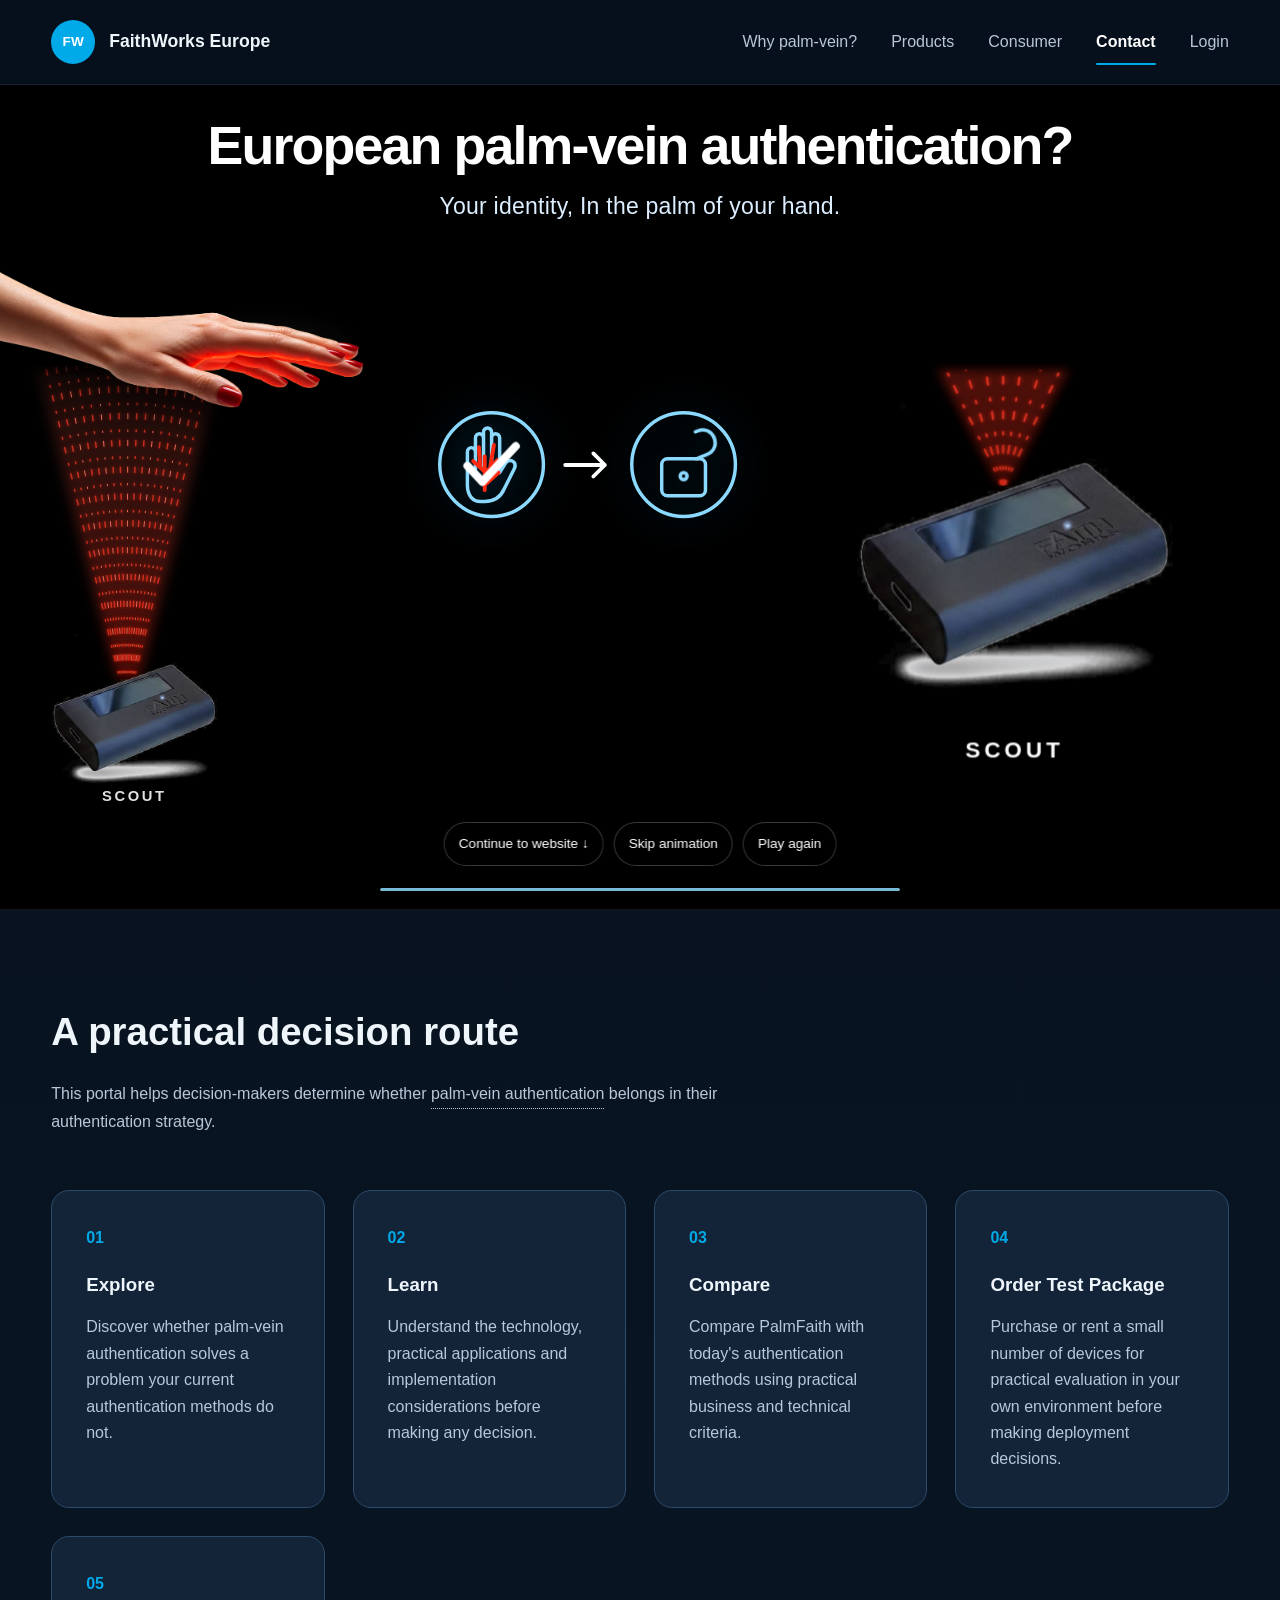
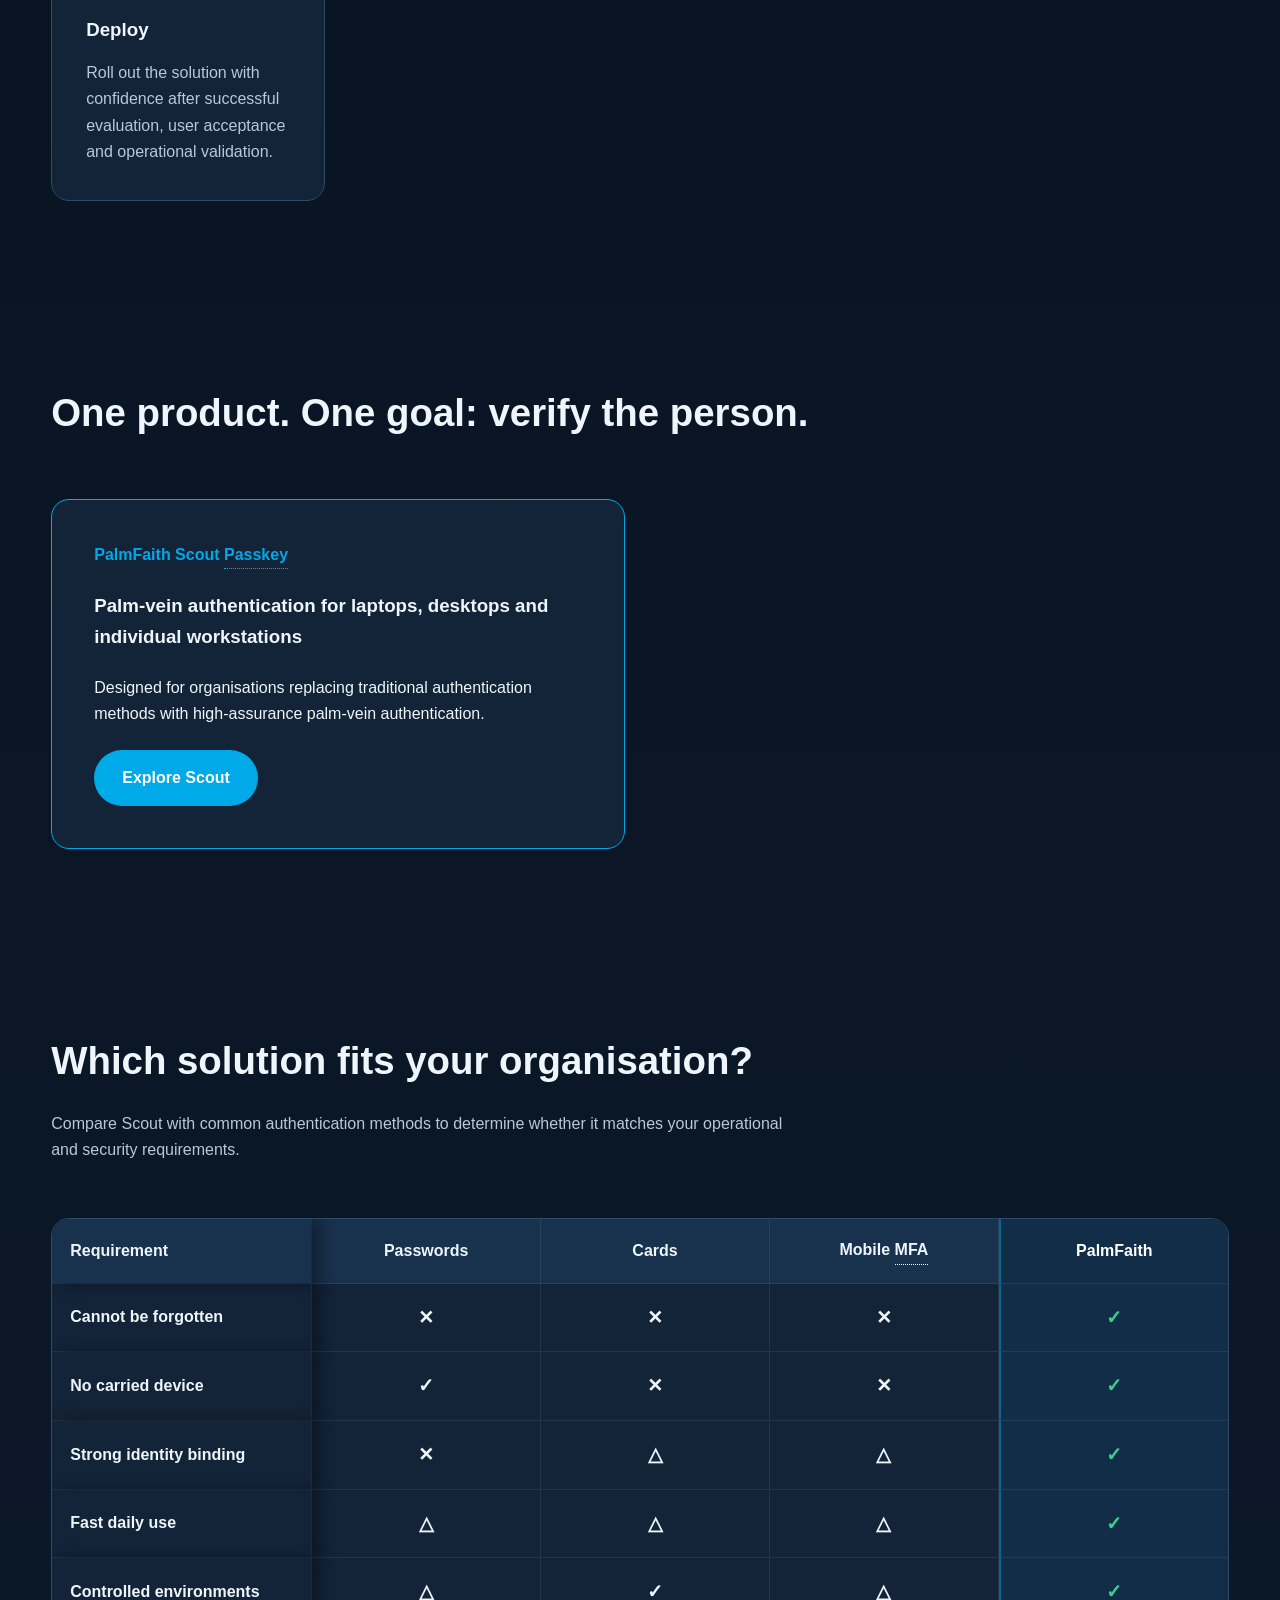
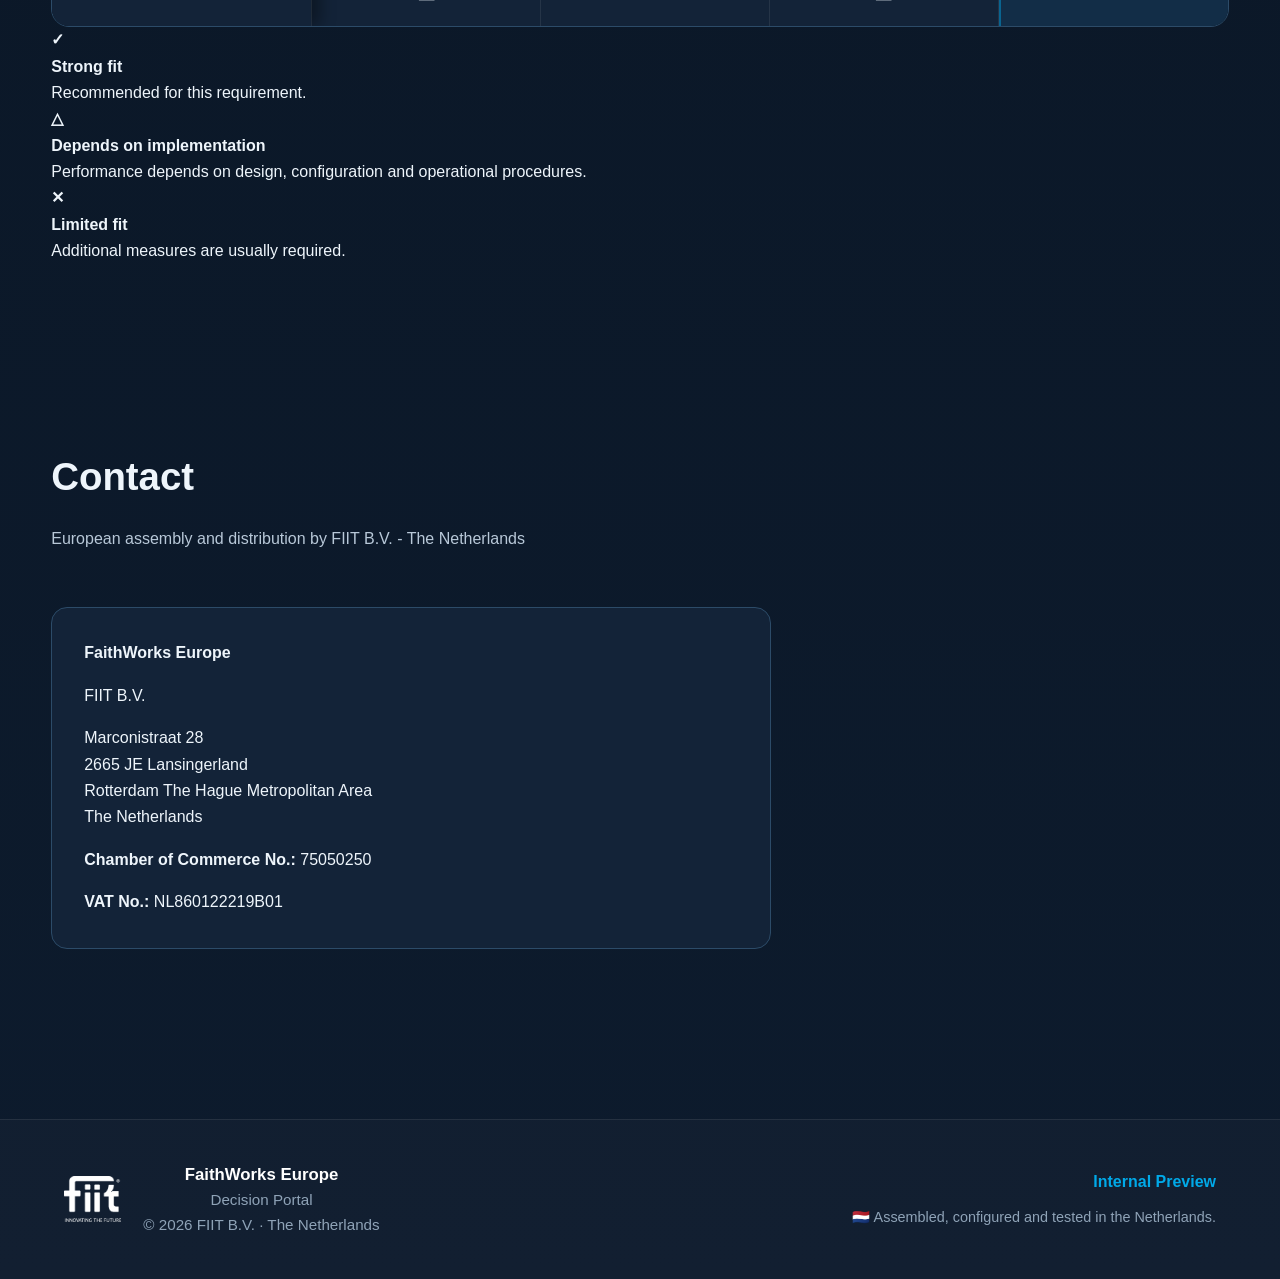
<file: index.html>
<!doctype html>
<html lang="en">

<head>
  <meta charset="utf-8" />
  <meta name="robots" content="noindex,nofollow">
  <meta name="viewport" content="width=device-width, initial-scale=1" />
  <title>PalmFaith Europe | Decision Portal</title>
  <meta name="description"
    content="A European decision portal for evaluating PalmFaith Scout Passkey as a biometric authentication solution." />
  <link rel="stylesheet" href="css/styles.css?v=20260721-tooltips">
</head>

<body>
  <header class="site-header">
    <a class="brand" href="#top" aria-label="FaithWorks Europe home">
      <span class="brand-mark">FW</span>
      <span class="brand-text">FaithWorks Europe</span>
    </a>
    <button class="menu-toggle" aria-label="Open menu" aria-expanded="false" aria-controls="main-navigation">
      ☰
    </button>

    <nav class="main-nav" id="main-navigation" aria-label="Main navigation">
      <a href="#decision">Why palm-vein?</a>
      <a href="#products">Products</a>
      <a href="#" class="coming-soon" aria-label="Consumer — coming soon">
        Consumer
        <span class="coming-soon-label" role="status">Coming soon</span>
      </a>
      <a href="#contact">Contact</a>
      <a href="#" class="coming-soon" aria-label="Login coming soon">
        Login
        <span class="coming-soon-label" role="status">Coming soon</span>
      </a>
    </nav>

  </header>
  <main id="top">
    <section class="cinematic-hero" aria-label="PalmFaith cinematic introduction">
      <div class="cinematic-stage" id="cinematic-stage">
        <div class="cinematic-zone cinematic-zone-hand" aria-hidden="true">
          <div class="scout-platform">
            <img class="cinematic-scanner" src="img/cinematic-scout.png" alt="">
            <span class="scout-label">SCOUT</span>
          </div>

          <div class="scan-beam-wrap">
            <svg class="scan-beam" viewBox="0 0 420 520" preserveAspectRatio="none" aria-hidden="true">
              <defs>
                <linearGradient id="beamGlow" x1="0" y1="1" x2="0" y2="0">
                  <stop offset="0" stop-color="#ff2b19" stop-opacity="0.95"/>
                  <stop offset="0.2" stop-color="#ff3928" stop-opacity="0.78"/>
                  <stop offset="0.72" stop-color="#ff5a47" stop-opacity="0.45"/>
                  <stop offset="1" stop-color="#ff7b66" stop-opacity="0.16"/>
                </linearGradient>
                <filter id="beamBlur" x="-40%" y="-20%" width="180%" height="150%">
                  <feGaussianBlur stdDeviation="8"/>
                </filter>
                <clipPath id="beamClip">
                  <path d="M194 500 L226 500 L350 56 L70 56 Z"/>
                </clipPath>
              </defs>
              <path class="beam-haze" d="M194 500 L226 500 L350 56 L70 56 Z"/>
              <g class="beam-streams" clip-path="url(#beamClip)">
                <line class="beam-stream odd"  x1="200" y1="510" x2="82"  y2="40"/>
                <line class="beam-stream even" x1="201" y1="510" x2="98"  y2="40"/>
                <line class="beam-stream odd"  x1="202" y1="510" x2="114" y2="40"/>
                <line class="beam-stream even" x1="203" y1="510" x2="130" y2="40"/>
                <line class="beam-stream odd"  x1="204" y1="510" x2="146" y2="40"/>
                <line class="beam-stream even" x1="205" y1="510" x2="162" y2="40"/>
                <line class="beam-stream odd"  x1="206" y1="510" x2="178" y2="40"/>
                <line class="beam-stream even" x1="207" y1="510" x2="194" y2="40"/>
                <line class="beam-stream odd"  x1="208" y1="510" x2="210" y2="40"/>
                <line class="beam-stream even" x1="209" y1="510" x2="226" y2="40"/>
                <line class="beam-stream odd"  x1="210" y1="510" x2="242" y2="40"/>
                <line class="beam-stream even" x1="211" y1="510" x2="258" y2="40"/>
                <line class="beam-stream odd"  x1="212" y1="510" x2="274" y2="40"/>
                <line class="beam-stream even" x1="213" y1="510" x2="290" y2="40"/>
                <line class="beam-stream odd"  x1="214" y1="510" x2="306" y2="40"/>
                <line class="beam-stream even" x1="215" y1="510" x2="322" y2="40"/>
                <line class="beam-stream odd"  x1="216" y1="510" x2="338" y2="40"/>
              </g>
            </svg>
          </div>

          <div class="cinematic-hand-wrap">
            <img class="cinematic-hand" src="img/cinematic-woman-hand.png" alt="">
            <span class="palm-reflection"></span>
          </div>
        </div>

        <div class="cinematic-zone cinematic-zone-icons" aria-hidden="true">
          <div class="cinematic-icon icon-two">
            <svg viewBox="0 0 100 100" role="img" aria-label="Palm veins">
              <circle cx="50" cy="50" r="45"/>
              <path class="palm-outline" transform="translate(-8 -2)" d="M37 70V41c0-5 7-5 7 0v15-27c0-5 7-5 7 0v25-30c0-5 7-5 7 0v30-25c0-5 7-5 7 0v30l5-8c3-5 10-2 8 4l-9 18c-3 7-9 11-17 11H48c-6 0-11-5-11-14Z"/>
              <g class="veins" transform="translate(-8 -2)">
                <path d="M52 74V45M52 58L42 49M52 60L63 48M48 52L47 37M57 53L60 35M52 67L43 60M53 69L64 59"/>
              </g>
              <path class="verification-check" d="M29 51l13 14 29-31"/>
            </svg>
          </div>

          <div class="cinematic-flow-arrow" aria-hidden="true">
            <svg viewBox="0 0 80 50">
              <path d="M5 25H67M49 7l18 18-18 18"/>
            </svg>
          </div>

          <div class="cinematic-icon icon-four">
            <svg viewBox="0 0 100 100" role="img" aria-label="Secure">
              <circle cx="50" cy="50" r="45"/>
              <rect x="31" y="45" width="38" height="32" rx="5"/>
              <path class="lock-shackle" d="M39 45V35C39 20 61 20 61 35V45"/>
              <circle cx="50" cy="60" r="3"/>
            </svg>
          </div>
        </div>

        <div class="cinematic-zone cinematic-zone-products" aria-hidden="true">
          <div class="product-reveal product-reveal-scout">
            <svg class="product-scan-bundle product-scan-scout" viewBox="0 0 120 100" preserveAspectRatio="none" aria-hidden="true">
              <defs>
                <clipPath id="scoutProductBeamClip">
                  <path d="M56 100 L64 100 L112 0 L8 0 Z"/>
                </clipPath>
              </defs>
              <path class="product-beam-haze" d="M56 100 L64 100 L112 0 L8 0 Z"/>
              <g clip-path="url(#scoutProductBeamClip)">
                <line class="product-beam-stream odd" x1="60" y1="102" x2="14" y2="-2"/>
                <line class="product-beam-stream even" x1="60" y1="102" x2="30" y2="-2"/>
                <line class="product-beam-stream odd" x1="60" y1="102" x2="46" y2="-2"/>
                <line class="product-beam-stream even" x1="60" y1="102" x2="60" y2="-2"/>
                <line class="product-beam-stream odd" x1="60" y1="102" x2="74" y2="-2"/>
                <line class="product-beam-stream even" x1="60" y1="102" x2="90" y2="-2"/>
                <line class="product-beam-stream odd" x1="60" y1="102" x2="106" y2="-2"/>
              </g>
            </svg>
            <img src="img/cinematic-scout.png" alt="PalmFaith Scout">
            <strong>Scout</strong>
          </div>
        </div>

        <div class="cinematic-copy">
          <h1>European palm-vein authentication?</h1>
          <p>Your identity, In the palm of your hand.</p>
        </div>

        <div class="cinematic-controls">
          <a class="cinematic-enter" href="#decision">Continue to website ↓</a>
          <button class="cinematic-skip" type="button">Skip animation</button>
          <button class="cinematic-replay" type="button">Play again</button>
        </div>

        <div class="cinematic-progress" aria-hidden="true">
          <span class="cinematic-progress-fill"></span>
        </div>
      </div>
    </section>

    <section id="decision" class="section decision-section">
      <div class="section-heading">
        <h2>A practical decision route</h2>
        <p>
          This portal helps decision-makers determine whether <button type="button" class="technical-term" data-term="palm-vein-authentication">palm-vein authentication</button> belongs in their authentication strategy.
        </p>
      </div>

      <div class="decision-grid">
        <article class="decision-card">
          <span class="step">01</span>
          <h3>Explore</h3>
          <p>
            Discover whether palm-vein authentication solves a problem your current authentication methods do not.
          </p>
        </article>

        <article class="decision-card">
          <span class="step">02</span>
          <h3>Learn</h3>
          <p>Understand the technology, practical applications and implementation considerations before making any
            decision.</p>
        </article>

        <article class="decision-card">
          <span class="step">03</span>
          <h3>Compare</h3>
          <p>Compare PalmFaith with today's authentication methods using practical business and technical criteria.</p>
        </article>

        <article class="decision-card">
          <span class="step">04</span>
          <h3>Order Test Package</h3>
          <p>Purchase or rent a small number of devices for practical evaluation in your own environment before making
            deployment decisions.</p>
        </article>

        <article class="decision-card">
          <span class="step">05</span>
          <h3>Deploy</h3>
          <p>Roll out the solution with confidence after successful evaluation, user acceptance and operational
            validation.</p>
        </article>
      </div>
    </section>

    <section id="products" class="section products-section">
      <div class="section-heading">
        <h2>One product. One goal: verify the person.</h2>
      </div>

      <div class="product-grid">
        <article class="product-card featured">
          <p class="product-label">PalmFaith Scout <button type="button" class="technical-term" data-term="passkey">Passkey</button></p>
          <h3>Palm-vein authentication for laptops, desktops and individual workstations</h3>
          <p>
            Designed for organisations replacing traditional authentication methods with high-assurance palm-vein
            authentication.
          </p>
          <a class="button primary" href="products/scout.html">Explore Scout</a>
        </article>

      </div>
    </section>
    <section id="comparison" class="section comparison-section">

      <div class="section-heading">
        <h2>Which solution fits your organisation?</h2>
        <p>
          Compare Scout with common authentication methods to determine whether it matches your operational and
          security requirements.
        </p>
      </div>

      <div class="table-wrap">
        <table class="comparison-table">
          <thead>
            <tr>
              <th>Requirement</th>
              <th>Passwords</th>
              <th>Cards</th>
              <th>Mobile <button type="button" class="technical-term" data-term="mfa">MFA</button></th>
              <th>PalmFaith</th>
            </tr>
          </thead>

          <tbody>

            <tr>
              <td>Cannot be forgotten</td>
              <td><span class="symbol-negative">✕</span></td>
              <td><span class="symbol-negative">✕</span></td>
              <td><span class="symbol-negative">✕</span></td>
              <td><span class="symbol-positive">✓</span></td>
            </tr>

            <tr>
              <td>No carried device</td>
              <td><span class="symbol-positive">✓</span></td>
              <td><span class="symbol-negative">✕</span></td>
              <td><span class="symbol-negative">✕</span></td>
              <td><span class="symbol-positive">✓</span></td>
            </tr>

            <tr>
              <td>Strong identity binding</td>
              <td><span class="symbol-negative">✕</span></td>
              <td><span class="symbol-warning">△</span></td>
              <td><span class="symbol-warning">△</span></td>
              <td><span class="symbol-positive">✓</span></td>
            </tr>

            <tr>
              <td>Fast daily use</td>
              <td><span class="symbol-warning">△</span></td>
              <td><span class="symbol-warning">△</span></td>
              <td><span class="symbol-warning">△</span></td>
              <td><span class="symbol-positive">✓</span></td>
            </tr>

            <tr>
              <td>Controlled environments</td>
              <td><span class="symbol-warning">△</span></td>
              <td><span class="symbol-positive">✓</span></td>
              <td><span class="symbol-warning">△</span></td>
              <td><span class="symbol-positive">✓</span></td>
            </tr>

          </tbody>
        </table>
      </div>

      <div class="comparison-legend" aria-label="Comparison symbol explanation">
        <div class="legend-item">
          <strong class="symbol-positive">✓</strong>
          <div>
            <strong>Strong fit</strong>
            <p>Recommended for this requirement.</p>
          </div>
        </div>

        <div class="legend-item">
          <strong class="symbol-warning">△</strong>
          <div>
            <strong>Depends on implementation</strong>
            <p>Performance depends on design, configuration and operational procedures.</p>
          </div>
        </div>

        <div class="legend-item">
          <strong class="symbol-negative">✕</strong>
          <div>
            <strong>Limited fit</strong>
            <p>Additional measures are usually required.</p>
          </div>
        </div>
      </div>

      <p class="table-scroll-note">
        Swipe horizontally to compare all authentication methods.
      </p>
    </section>

    <section id="contact" class="section contact-section">
      <div class="section-heading">
        <h2>Contact</h2>
        <p>
          European assembly and distribution by FIIT B.V. - The Netherlands
        </p>
      </div>

      <div class="contact-card">
        <p><strong>FaithWorks Europe</strong></p>
        <p>FIIT B.V.</p>

        <p>
          Marconistraat 28<br>
          2665 JE Lansingerland<br>
          Rotterdam The Hague Metropolitan Area<br>
          The Netherlands
        </p>

        <p><strong>Chamber of Commerce No.:</strong> 75050250</p>
        <p><strong>VAT No.:</strong> NL860122219B01</p>
      </div>
    </section>

  </main>

  <footer class="site-footer">

    <div class="footer-content">

      <div class="footer-left">

        <img src="img/fiit-logo-white.png" alt="FIIT B.V." class="footer-logo">

        <div class="footer-text">

          <strong>FaithWorks Europe</strong><br>

          Decision Portal<br>

          © 2026 FIIT B.V. · The Netherlands

        </div>

      </div>

      <div class="footer-right">

        <div class="footer-status">
          Internal Preview
        </div>

        <div class="footer-quality">
          🇳🇱 Assembled, configured and tested in the Netherlands.
        </div>

      </div>

    </div>

  </footer>

  <script src="js/script.js?v=20260721-tooltips-once"></script>
</body>

</html>
</file>
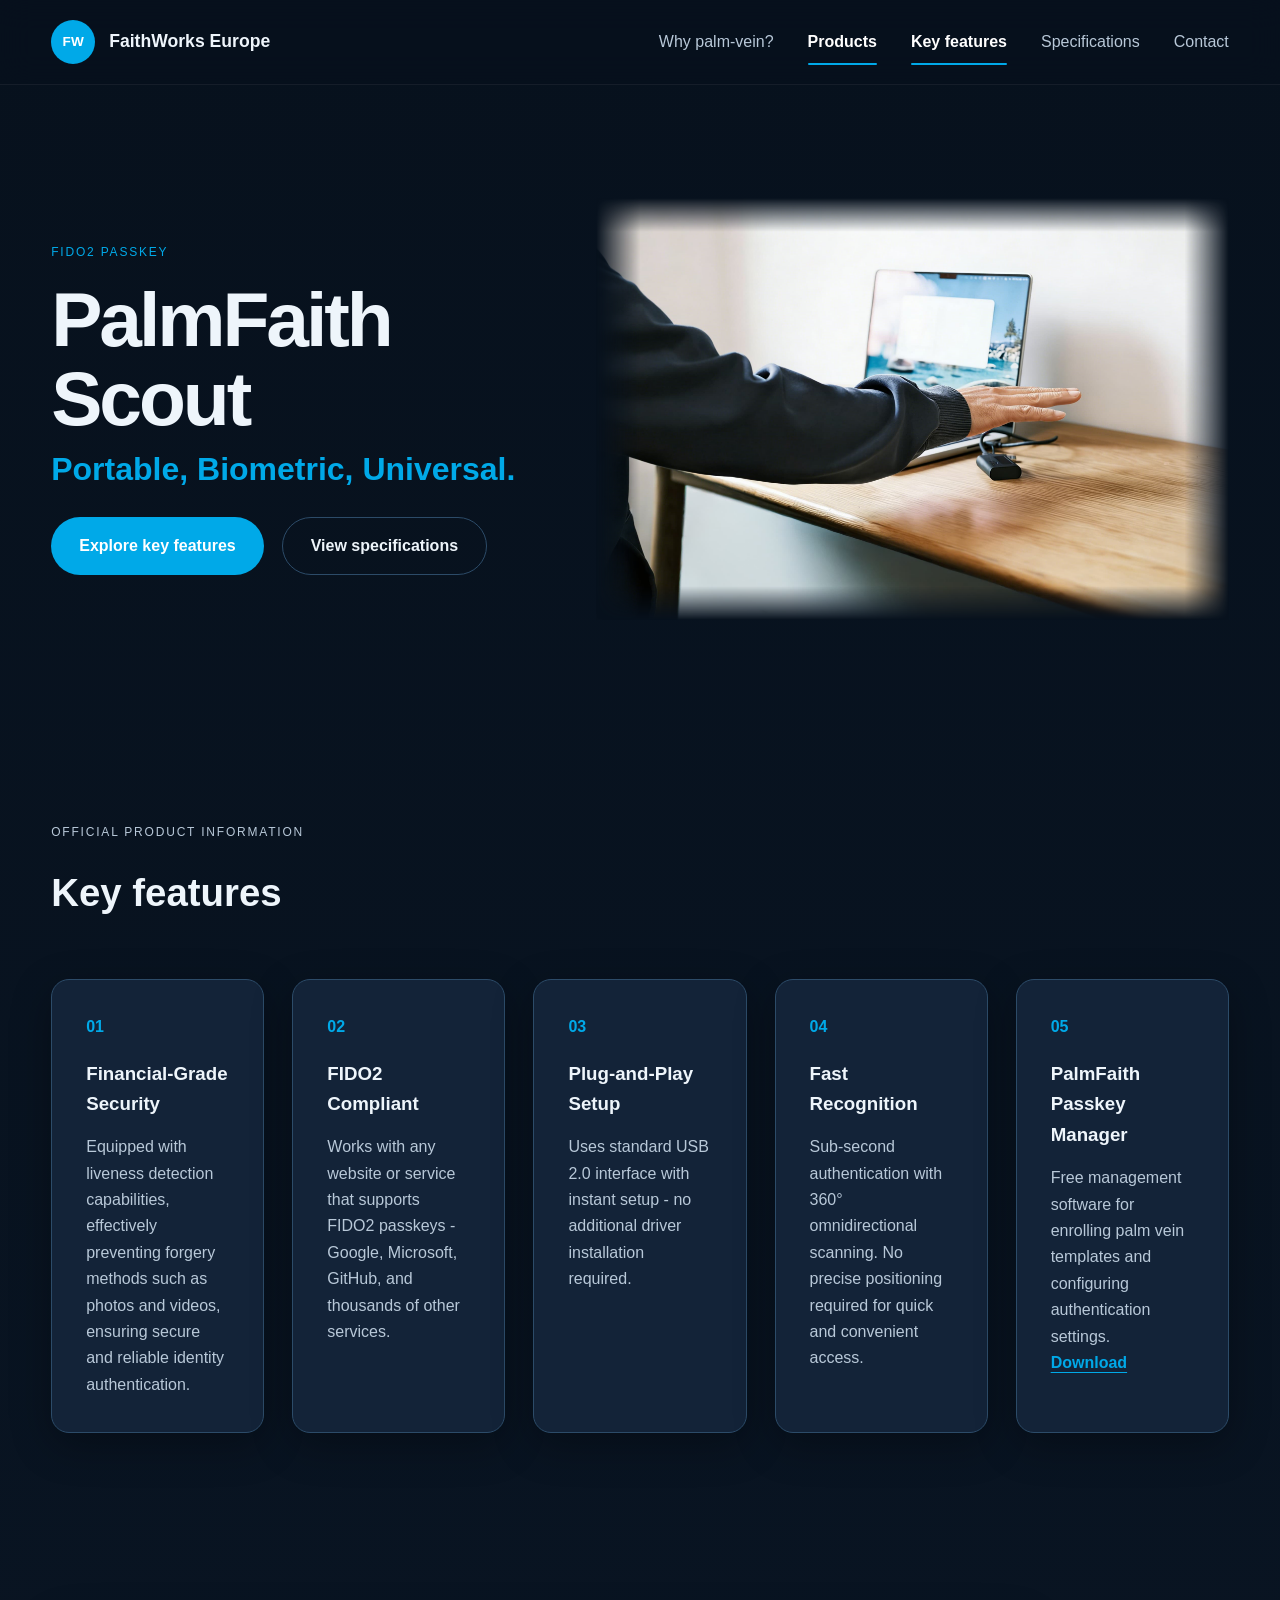
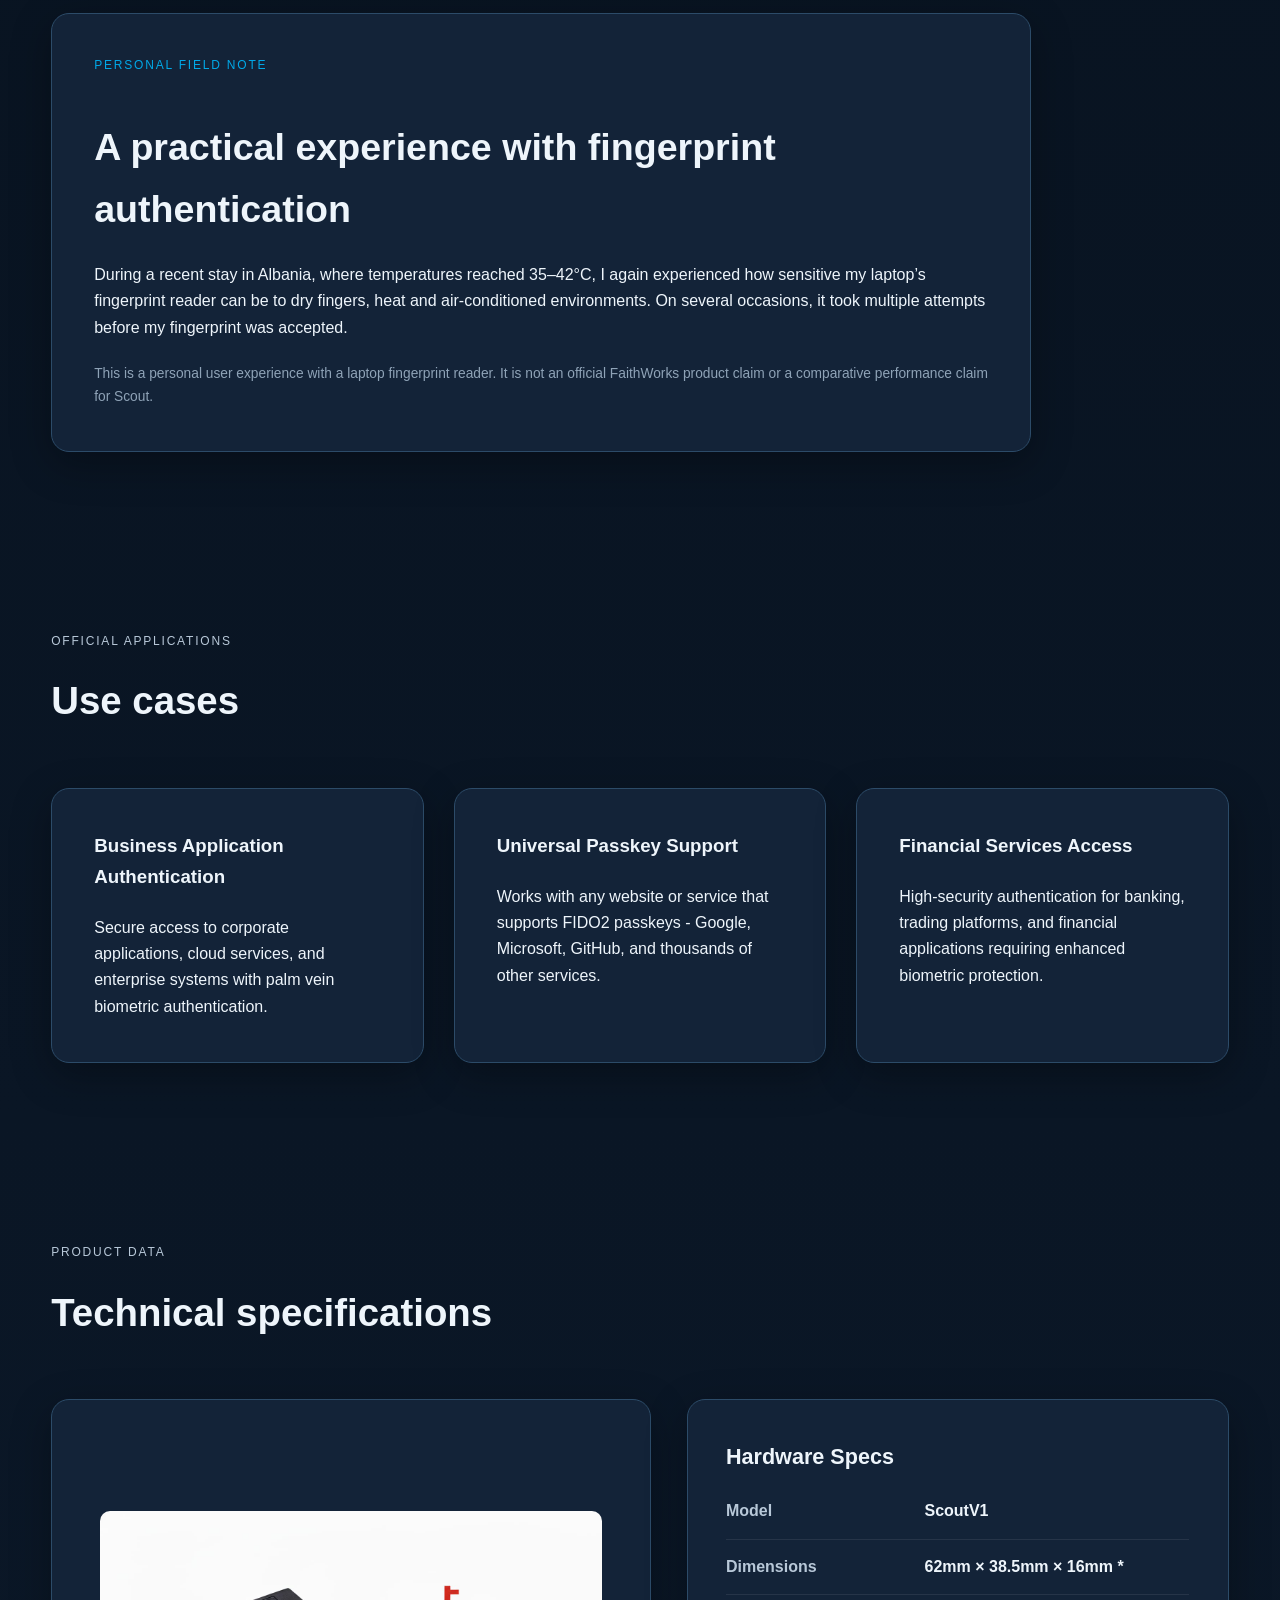
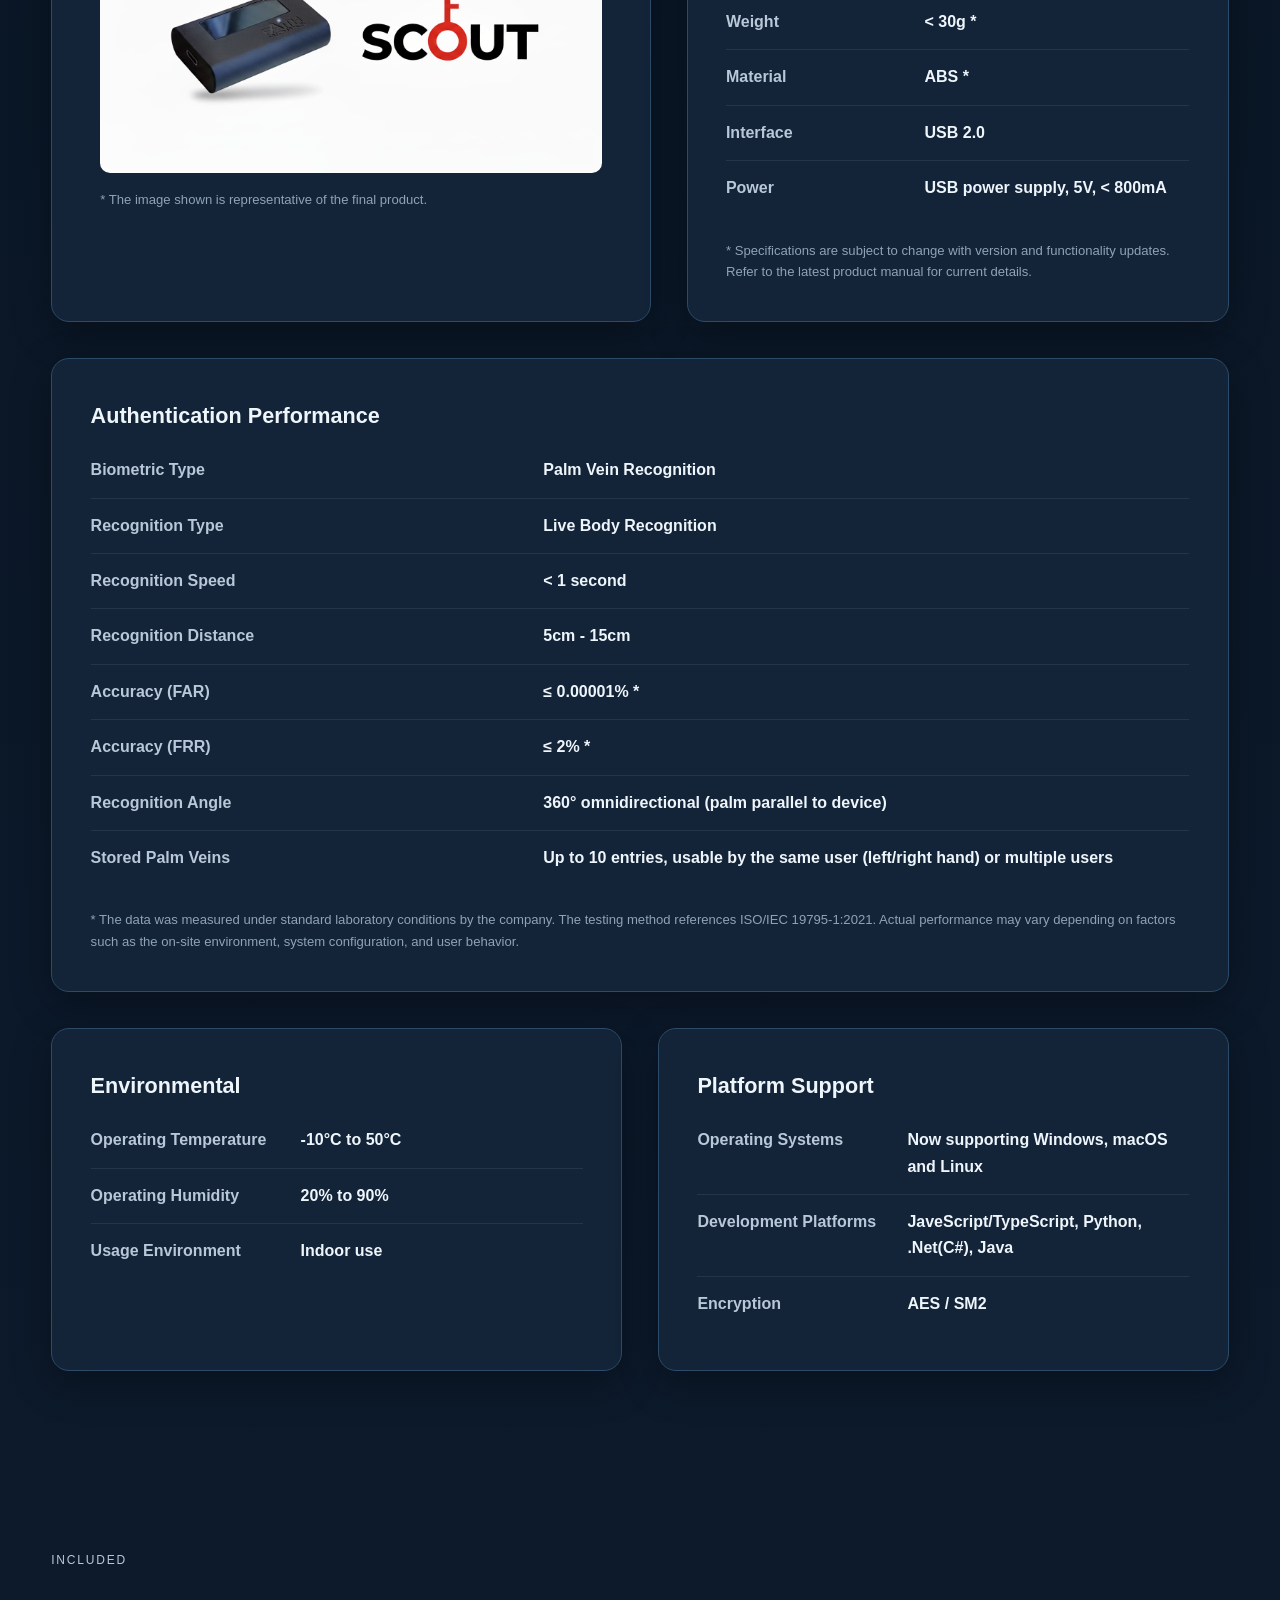
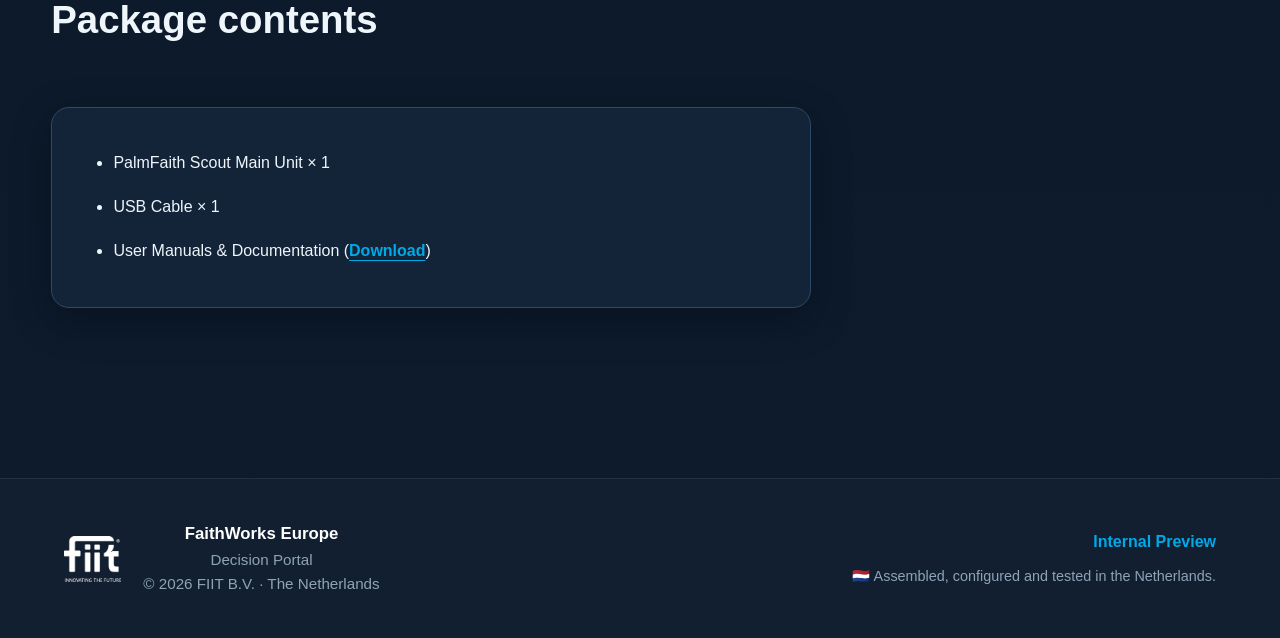
<file: products/scout.html>
<!doctype html>
<html lang="en">

<head>
  <meta charset="utf-8">
  <meta name="viewport" content="width=device-width, initial-scale=1">
  <meta name="description" content="Explore PalmFaith Scout: Portable, Biometric, Universal.">
  <title>PalmFaith Scout | FaithWorks Europe</title>
  <link rel="stylesheet" href="../css/styles.css?v=20260722-scout">
</head>

<body class="scout-page">
  <header class="site-header">
    <a class="brand" href="../index.html" aria-label="FaithWorks Europe home">
      <span class="brand-mark">FW</span>
      <span class="brand-text">FaithWorks Europe</span>
    </a>

    <button class="menu-toggle" aria-label="Open menu" aria-expanded="false" aria-controls="main-navigation">
      ☰
    </button>

    <nav class="main-nav" id="main-navigation" aria-label="Main navigation">
      <a href="../index.html#decision">Why palm-vein?</a>
      <a href="../index.html#products" aria-current="page">Products</a>
      <a href="#key-features">Key features</a>
      <a href="#technical-specifications">Specifications</a>
      <a href="../index.html#contact">Contact</a>
    </nav>
  </header>

  <main>
    <section class="section scout-page-hero">
      <div class="scout-hero-copy">
        <p class="eyebrow">FIDO2 Passkey</p>
        <h1>PalmFaith Scout</h1>
        <p class="hero-statement">Portable, Biometric, Universal.</p>

        <div class="hero-actions">
          <a class="button primary" href="#key-features">Explore key features</a>
          <a class="button secondary" href="#technical-specifications">View specifications</a>
        </div>
      </div>

      <div class="hero-image scout-hero-image">
        <img src="../img/FW-PF-Scout-product-desktop.jpg" alt="PalmFaith Scout portable passkey in use">
      </div>
    </section>

    <section id="key-features" class="section">
      <div class="section-heading">
        <p class="eyebrow">Official product information</p>
        <h2>Key features</h2>
      </div>

      <div class="decision-grid scout-feature-grid">
        <article class="decision-card scout-card">
          <span class="step">01</span>
          <h3>Financial-Grade Security</h3>
          <p>Equipped with liveness detection capabilities, effectively preventing forgery methods such as photos and videos, ensuring secure and reliable identity authentication.</p>
        </article>

        <article class="decision-card scout-card">
          <span class="step">02</span>
          <h3>FIDO2 Compliant</h3>
          <p>Works with any website or service that supports FIDO2 passkeys - Google, Microsoft, GitHub, and thousands of other services.</p>
        </article>

        <article class="decision-card scout-card">
          <span class="step">03</span>
          <h3>Plug-and-Play Setup</h3>
          <p>Uses standard USB 2.0 interface with instant setup - no additional driver installation required.</p>
        </article>

        <article class="decision-card scout-card">
          <span class="step">04</span>
          <h3>Fast Recognition</h3>
          <p>Sub-second authentication with 360° omnidirectional scanning. No precise positioning required for quick and convenient access.</p>
        </article>

        <article class="decision-card scout-card">
          <span class="step">05</span>
          <h3>PalmFaith Passkey Manager</h3>
          <p>Free management software for enrolling palm vein templates and configuring authentication settings.</p>
          <a class="scout-inline-link" href="../index.html#contact" aria-label="Contact FaithWorks Europe about downloading PalmFaith Passkey Manager">Download</a>
        </article>
      </div>
    </section>

    <section class="section scout-experience-section" aria-labelledby="scout-field-note-title">
      <article class="product-card scout-card scout-experience-card">
        <p class="eyebrow">Personal field note</p>
        <h2 id="scout-field-note-title">A practical experience with fingerprint authentication</h2>
        <p>During a recent stay in Albania, where temperatures reached 35–42°C, I again experienced how sensitive my laptop’s fingerprint reader can be to dry fingers, heat and air-conditioned environments. On several occasions, it took multiple attempts before my fingerprint was accepted.</p>
        <p class="scout-experience-disclaimer">This is a personal user experience with a laptop fingerprint reader. It is not an official FaithWorks product claim or a comparative performance claim for Scout.</p>
      </article>
    </section>

    <section class="section scout-use-cases">
      <div class="section-heading">
        <p class="eyebrow">Official applications</p>
        <h2>Use cases</h2>
      </div>

      <div class="product-grid scout-use-case-grid">
        <article class="product-card scout-card">
          <h3>Business Application Authentication</h3>
          <p>Secure access to corporate applications, cloud services, and enterprise systems with palm vein biometric authentication.</p>
        </article>

        <article class="product-card scout-card">
          <h3>Universal Passkey Support</h3>
          <p>Works with any website or service that supports FIDO2 passkeys - Google, Microsoft, GitHub, and thousands of other services.</p>
        </article>

        <article class="product-card scout-card">
          <h3>Financial Services Access</h3>
          <p>High-security authentication for banking, trading platforms, and financial applications requiring enhanced biometric protection.</p>
        </article>
      </div>
    </section>

    <section id="technical-specifications" class="section scout-specifications">
      <div class="section-heading">
        <p class="eyebrow">Product data</p>
        <h2>Technical specifications</h2>
      </div>

      <div class="scout-product-overview">
        <div class="scout-product-image">
          <img src="../img/FW-PF-Scout-product-white.jpg" alt="PalmFaith Scout product">
          <p>* The image shown is representative of the final product.</p>
        </div>

        <article class="scout-spec-card scout-card">
          <h3>Hardware Specs</h3>
          <dl class="scout-spec-list">
            <div><dt>Model</dt><dd>ScoutV1</dd></div>
            <div><dt>Dimensions</dt><dd>62mm × 38.5mm × 16mm *</dd></div>
            <div><dt>Weight</dt><dd>&lt; 30g *</dd></div>
            <div><dt>Material</dt><dd>ABS *</dd></div>
            <div><dt>Interface</dt><dd>USB 2.0</dd></div>
            <div><dt>Power</dt><dd>USB power supply, 5V, &lt; 800mA</dd></div>
          </dl>
          <p class="scout-spec-note">* Specifications are subject to change with version and functionality updates. Refer to the latest product manual for current details.</p>
        </article>
      </div>

      <div class="scout-spec-grid">
        <article class="scout-spec-card scout-card scout-spec-card-wide">
          <h3>Authentication Performance</h3>
          <dl class="scout-spec-list">
            <div><dt>Biometric Type</dt><dd>Palm Vein Recognition</dd></div>
            <div><dt>Recognition Type</dt><dd>Live Body Recognition</dd></div>
            <div><dt>Recognition Speed</dt><dd>&lt; 1 second</dd></div>
            <div><dt>Recognition Distance</dt><dd>5cm - 15cm</dd></div>
            <div><dt>Accuracy (FAR)</dt><dd>≤ 0.00001% *</dd></div>
            <div><dt>Accuracy (FRR)</dt><dd>≤ 2% *</dd></div>
            <div><dt>Recognition Angle</dt><dd>360° omnidirectional (palm parallel to device)</dd></div>
            <div><dt>Stored Palm Veins</dt><dd>Up to 10 entries, usable by the same user (left/right hand) or multiple users</dd></div>
          </dl>
          <p class="scout-spec-note">* The data was measured under standard laboratory conditions by the company. The testing method references ISO/IEC 19795-1:2021. Actual performance may vary depending on factors such as the on-site environment, system configuration, and user behavior.</p>
        </article>

        <article class="scout-spec-card scout-card">
          <h3>Environmental</h3>
          <dl class="scout-spec-list">
            <div><dt>Operating Temperature</dt><dd>-10°C to 50°C</dd></div>
            <div><dt>Operating Humidity</dt><dd>20% to 90%</dd></div>
            <div><dt>Usage Environment</dt><dd>Indoor use</dd></div>
          </dl>
        </article>

        <article class="scout-spec-card scout-card">
          <h3>Platform Support</h3>
          <dl class="scout-spec-list">
            <div><dt>Operating Systems</dt><dd>Now supporting Windows, macOS and Linux</dd></div>
            <div><dt>Development Platforms</dt><dd>JaveScript/TypeScript, Python, .Net(C#), Java</dd></div>
            <div><dt>Encryption</dt><dd>AES / SM2</dd></div>
          </dl>
        </article>
      </div>
    </section>

    <section class="section scout-package-section">
      <div class="section-heading">
        <p class="eyebrow">Included</p>
        <h2>Package contents</h2>
      </div>

      <article class="product-card scout-card scout-package-card">
        <ul class="scout-package-list">
          <li>PalmFaith Scout Main Unit × 1</li>
          <li>USB Cable × 1</li>
          <li>User Manuals &amp; Documentation (<a class="scout-inline-link" href="../index.html#contact" aria-label="Contact FaithWorks Europe about downloading Scout user manuals and documentation">Download</a>)</li>
        </ul>
      </article>
    </section>
  </main>

  <footer class="site-footer">
    <div class="footer-content">
      <div class="footer-left">
        <img src="../img/fiit-logo-white.png" alt="FIIT B.V." class="footer-logo">
        <div class="footer-text">
          <strong>FaithWorks Europe</strong><br>
          Decision Portal<br>
          © 2026 FIIT B.V. · The Netherlands
        </div>
      </div>

      <div class="footer-right">
        <div class="footer-status">Internal Preview</div>
        <div class="footer-quality">🇳🇱 Assembled, configured and tested in the Netherlands.</div>
      </div>
    </div>
  </footer>

  <script src="../js/script.js?v=20260721-tooltips-once"></script>
</body>

</html>
</file>
<file: css/styles.css>
/* ==========================================================
   PalmFaith Europe
   Decision Portal
   styles.css
========================================================== */

:root {

  --bg: #07111d;
  --bg2: #0d1b2d;
  --surface: #132338;
  --surface-light: #1b304b;

  --border: #2c4b68;

  --text: #eef5fb;
  --text-soft: #b8c8d8;
  --text-muted: #8fa3b7;

  --primary: #00a9e8;
  --primary-hover: #22bdf5;

  --success: #3ecf8e;

  --radius: 18px;

  --shadow:
    0 12px 40px rgba(0, 0, 0, .30);

  --max-width: 1320px;

  --transition: .25s ease;
}

/* ==========================================================
   RESET
========================================================== */

* {
  margin: 0;
  padding: 0;
  box-sizing: border-box;
}

html {
  scroll-behavior: smooth;
}

body {

  font-family:
    Inter,
    Segoe UI,
    Helvetica,
    Arial,
    sans-serif;

  background:
    linear-gradient(180deg, var(--bg), var(--bg2));

  color: var(--text);

  line-height: 1.65;
}

img {
  display: block;
  max-width: 100%;
}

a {

  color: inherit;
  text-decoration: none;
}

button,
input,
select {

  font: inherit;
}

/* ==========================================================
   TECHNICAL TERM TOOLTIPS
========================================================== */

.technical-term {
  display: inline;
  padding: 0;
  border: 0;
  border-bottom: 1px dotted currentColor;
  background: none;
  color: inherit;
  font: inherit;
  line-height: inherit;
  text-align: inherit;
  cursor: help;
}

.technical-term:focus-visible {
  outline: 2px solid var(--primary);
  outline-offset: 3px;
  border-radius: 2px;
}

.technical-popover {
  position: fixed;
  z-index: 2000;
  width: min(360px, calc(100vw - 32px));
  padding: 14px 16px;
  border: 1px solid var(--border);
  border-radius: 12px;
  background: var(--surface-light);
  box-shadow: var(--shadow);
  color: var(--text);
  font-size: .9rem;
  line-height: 1.5;
  text-align: left;
  opacity: 0;
  visibility: hidden;
  pointer-events: none;
  transition: opacity .14s ease, visibility .14s ease;
}

.technical-popover.is-visible {
  opacity: 1;
  visibility: visible;
}

@media (max-width: 640px) {
  .technical-popover {
    width: min(340px, calc(100vw - 24px));
    padding: 13px 14px;
    font-size: .88rem;
  }
}

/* ==========================================================
   LAYOUT
========================================================== */

.section {

  width: min(var(--max-width), 92%);
  margin: auto;

  padding: 90px 0;
}

.section-heading {

  max-width: 760px;
  margin-bottom: 55px;
}

.section-heading h2 {

  font-size: 2.4rem;

  margin-bottom: 18px;
}

.section-heading p {

  color: var(--text-soft);
}

/* ==========================================================
   HEADER
========================================================== */

.site-header {

  position: sticky;

  top: 0;

  z-index: 100;

  backdrop-filter: blur(16px);

  background: rgba(7, 17, 29, .82);

  border-bottom: 1px solid rgba(255, 255, 255, .06);

  display: flex;

  justify-content: space-between;

  align-items: center;

  padding: 20px 4%;
}

.brand {

  display: flex;

  align-items: center;

  gap: 14px;

  font-weight: 700;
}

.brand-mark {

  width: 44px;
  height: 44px;

  border-radius: 50%;

  background: var(--primary);

  color: #fff;

  display: grid;

  place-items: center;

  font-size: .85rem;
}

.brand-text {

  font-size: 1.1rem;
}

.main-nav {

  display: flex;
  gap: 34px;
}

.menu-toggle {
  display: none;
  background: transparent;
  border: 0;
  color: var(--text);
  font-size: 1.8rem;
  line-height: 1;
  cursor: pointer;
  padding: 8px;
}

.main-nav a {

  color: var(--text-soft);

  transition: var(--transition);
}

.main-nav a:hover {
  color: #fff;
}

.coming-soon {
  position: relative;
}

.coming-soon-label {
  display: none;
  position: absolute;
  top: calc(100% + 10px);
  left: 50%;
  transform: translateX(-50%);
  white-space: nowrap;
  padding: 6px 10px;
  border-radius: 6px;
  background: var(--surface);
  border: 1px solid var(--border);
  box-shadow: var(--shadow);
  color: var(--text);
  font-size: 0.78rem;
  font-weight: 600;
  z-index: 1100;
}

.coming-soon.show-coming-soon .coming-soon-label {
  display: block;
}

@media (hover: hover) and (pointer: fine) {
  .coming-soon:hover .coming-soon-label {
    display: block;
  }
}

.main-nav a.is-active,
.main-nav a[aria-current="page"] {
  color: #ffffff;
  font-weight: 700;
  position: relative;
}

.main-nav a.is-active::after,
.main-nav a[aria-current="page"]::after {
  content: "";
  position: absolute;
  left: 0;
  right: 0;
  bottom: -10px;
  height: 2px;
  border-radius: 999px;
  background: var(--primary);
}

.header-cta {

  background: var(--primary);

  color: #fff;

  padding: 12px 22px;

  border-radius: 999px;

  transition: var(--transition);
}

.header-cta:hover {

  background: var(--primary-hover);
}

/* ==========================================================
   HERO
========================================================== */

.hero {

  display: grid;

  grid-template-columns:
    1.5fr .9fr;

  gap: 70px;

  align-items: center;

  min-height: 86vh;
}

.eyebrow {

  text-transform: uppercase;

  letter-spacing: .15em;

  font-size: .75rem;

  color: var(--primary);

  margin-bottom: 18px;
}

.hero h1 {

  font-size: 4rem;

  line-height: 1.1;

  margin-bottom: 28px;
}

.hero-lead {

  max-width: 760px;

  color: var(--text-soft);

  font-size: 1.15rem;

  margin-bottom: 40px;
}

.hero-actions {

  display: flex;

  flex-wrap: wrap;

  gap: 18px;
}

.hero-panel {

  background: var(--surface);

  border: 1px solid var(--border);

  border-radius: var(--radius);

  padding: 40px;

  box-shadow: var(--shadow);
}

.hero-panel h2 {

  margin-bottom: 24px;
}

.hero-panel ul {

  list-style: none;

  display: grid;

  gap: 18px;
}

.hero-panel li {

  padding-bottom: 14px;

  border-bottom: 1px solid rgba(255, 255, 255, .08);
}

/* ==========================================================
   BUTTONS
========================================================== */

.button {

  display: inline-flex;

  align-items: center;

  justify-content: center;

  border-radius: 999px;

  padding: 15px 28px;

  transition: var(--transition);

  font-weight: 600;
}

.primary {

  background: var(--primary);

  color: #fff;
}

.primary:hover {

  background: var(--primary-hover);
}

.secondary {

  border: 1px solid var(--border);

  background: transparent;
}

.secondary:hover {

  background: rgba(255, 255, 255, .05);
}

/* ==========================================================
   DECISION
========================================================== */

.decision-grid {

  display: grid;

  grid-template-columns:
    repeat(auto-fit, minmax(240px, 1fr));

  gap: 28px;
}

.decision-card {

  background: var(--surface);

  border: 1px solid var(--border);

  border-radius: var(--radius);

  padding: 34px;

  transition: var(--transition);
}

.decision-card:hover {

  transform: translateY(-6px);

  border-color: var(--primary);
}

.step {

  display: inline-block;

  color: var(--primary);

  font-weight: 700;

  margin-bottom: 18px;
}

.decision-card h3 {

  margin-bottom: 14px;
}

.decision-card p {

  color: var(--text-soft);
}

/* ==========================================================
   PRODUCTS
========================================================== */

.product-grid {

  display: grid;

  grid-template-columns: repeat(2, 1fr);

  gap: 30px;
}

.product-card {

  background: var(--surface);

  border: 1px solid var(--border);

  border-radius: var(--radius);

  padding: 42px;

  display: flex;

  flex-direction: column;

  gap: 22px;
}

.product-card .button {
  margin-top: auto;
  align-self: flex-start;
}

.product-card.featured {

  border: 1px solid var(--primary);
}

.product-label {

  color: var(--primary);

  font-weight: 700;
}

/* ==========================================================
   TABLE
========================================================== */

.table-wrap {
  position: relative;
  width: 100%;
  overflow-x: auto;
  overflow-y: visible;
  border: 1px solid var(--border);
  border-radius: var(--radius);
  -webkit-overflow-scrolling: touch;
}

.comparison-table {
  width: 100%;
  min-width: 820px;
  border-collapse: separate;
  border-spacing: 0;
  background: var(--surface);
}

.comparison-table th,
.comparison-table td {
  min-width: 140px;
  padding: 18px;
  border-right: 1px solid rgba(255, 255, 255, 0.08);
  border-bottom: 1px solid rgba(255, 255, 255, 0.08);
  white-space: nowrap;
  text-align: center;
}

.comparison-table th {
  background: #18314d;
  text-align: center;
}

.comparison-table th:first-child,
.comparison-table td:first-child {
  position: -webkit-sticky;
  position: sticky;
  left: 0;
  z-index: 5;
  width: 260px;
  min-width: 260px;
  max-width: 260px;
  white-space: normal;
  text-align: left;
  background-color: var(--surface);
  background-clip: padding-box;
  box-shadow: 8px 0 14px rgba(0, 0, 0, 0.35);
}

.comparison-table td {
  font-weight: 600;
}

.comparison-table td:last-child {
  color: var(--success);
}

.comparison-table td[data-label="Passwords"],
.comparison-table td[data-label="Cards / Tokens"],
.comparison-table td[data-label="Mobile MFA"] {
  color: var(--text-soft);
}

.comparison-table td {
  font-size: 1rem;
}

.comparison-table td:not(:first-child) {
  font-size: 1.2rem;
}

.comparison-table td {
  --symbol-warning: #f0b44d;
  --symbol-negative: #ef6b73;
}

.comparison-table thead th:first-child {
  z-index: 6;
  background-color: #18314d;
}

.comparison-table tr:last-child td {
  border-bottom: 0;
}

.comparison-table th:last-child,
.comparison-table td:last-child {
  border-right: 0;
}

.comparison-table tbody tr:hover td:not(:first-child) {
  background: rgba(255, 255, 255, 0.03);
}

/* ==========================================================
   TRUST
========================================================== */

.trust-section {

  display: grid;

  grid-template-columns:
    1.1fr .9fr;

  gap: 60px;
}

.trust-list {

  display: grid;

  gap: 24px;
}

.trust-list div {

  background: var(--surface);

  border-radius: var(--radius);

  border: 1px solid var(--border);

  padding: 30px;
}

.trust-list p {

  margin-top: 12px;

  color: var(--text-soft);
}

/* ==========================================================
   PILOT
========================================================== */

.pilot-card {

  max-width: 760px;

  margin: auto;

  background: var(--surface);

  border: 1px solid var(--border);

  border-radius: var(--radius);

  padding: 50px;
}

.pilot-form {

  display: grid;

  gap: 22px;

  margin-top: 34px;
}

.pilot-form label {

  display: grid;

  gap: 10px;
}

input,
select {

  padding: 16px;

  border-radius: 12px;

  border: 1px solid var(--border);

  background: #102235;

  color: #fff;
}

input:focus,
select:focus {

  outline: none;

  border-color: var(--primary);
}

/* ==========================================================
   FOOTER
========================================================== */

.site-footer {

  border-top: 1px solid rgba(255, 255, 255, .08);

  text-align: center;

  padding: 40px;

  color: var(--text-muted);
}

/* ==========================================================
   RESPONSIVE
========================================================== */

@media (max-width:1100px) {

  .hero,
  .trust-section,
  .product-grid {

    grid-template-columns: 1fr;
  }

  .hero {

    min-height: auto;
  }

  .hero h1 {

    font-size: 3rem;
  }
}

@media (max-width:820px) {

  .menu-toggle {
    display: block;
  }

  .main-nav {
    display: none;
    position: absolute;
    top: 72px;
    right: 24px;
    background: var(--surface);
    border: 1px solid var(--border);
    border-radius: var(--radius);
    box-shadow: var(--shadow);
    padding: 1rem;
    flex-direction: column;
    gap: 1rem;
    min-width: 220px;
    z-index: 1000;
  }

  .main-nav.open {
    display: flex;
  }

  .section {

    padding: 70px 0;
  }

  .hero h1 {

    font-size: 2.35rem;
  }

  .header-cta {

    display: none;
  }
}

@media (max-width:560px) {

  .hero-actions {

    flex-direction: column;
  }

  .button {

    width: 100%;
  }

  .pilot-card {

    padding: 32px;
  }
}

.hero {
  grid-template-columns: 1.05fr .95fr;
}

.hero h1 {
  margin-bottom: 12px;
}

.hero-statement {
  font-size: 2rem;
  line-height: 1.25;
  color: var(--primary);
  font-weight: 700;
  margin-bottom: 28px;
}

.hero-image {
  width: 100%;
  aspect-ratio: 16 / 9;
  overflow: hidden;
  background: var(--bg);
  border-radius: 0;
  box-shadow: none;
}

.hero-image img {
  display: block;
  width: 100%;
  height: 100%;
  object-fit: cover;
  object-position: center;

  /*
    Laat de afbeelding aan alle buitenranden geleidelijk
    overgaan in de achtergrond van de website.
  */
  -webkit-mask-image:
    linear-gradient(to right,
      transparent 0%,
      black 7%,
      black 93%,
      transparent 100%),
    linear-gradient(to bottom,
      transparent 0%,
      black 8%,
      black 92%,
      transparent 100%);

  -webkit-mask-composite: source-in;

  mask-image:
    linear-gradient(to right,
      transparent 0%,
      black 7%,
      black 93%,
      transparent 100%),
    linear-gradient(to bottom,
      transparent 0%,
      black 8%,
      black 92%,
      transparent 100%);

  mask-composite: intersect;
}

.consumer-note {
  margin-top: 26px;
  color: var(--text-muted);
  font-size: .95rem;
}

@media (max-width: 1100px) {
  .hero-statement {
    font-size: 1.65rem;
  }
}

@media (max-width: 560px) {
  .hero-statement {
    font-size: 1.35rem;
  }
}

/* ==========================================================
   FOOTER
========================================================== */

.site-footer {

  margin-top: 80px;

  padding: 42px 5%;

  border-top: 1px solid rgba(255, 255, 255, .08);

  background: rgba(255, 255, 255, .02);
}

.footer-content {

  max-width: 1400px;

  margin: auto;

  display: flex;

  justify-content: space-between;

  align-items: center;

  gap: 40px;

  flex-wrap: wrap;
}

.footer-left {

  display: flex;

  align-items: center;

  gap: 22px;
}

.footer-logo {

  width: auto;

  height: 46px;
}

.footer-text {

  line-height: 1.6;

  color: var(--text-muted);

  font-size: .95rem;
}

.footer-text strong {

  color: #ffffff;

  font-size: 1.05rem;
}

.footer-right {

  text-align: right;
}

.footer-status {

  color: var(--primary);

  font-weight: 600;

  margin-bottom: 10px;
}

.footer-quality {

  color: var(--text-muted);

  font-size: .90rem;
}

@media (max-width:800px) {

  .footer-content {

    flex-direction: column;

    text-align: center;
  }

  .footer-left {

    flex-direction: column;
  }

  .footer-right {

    text-align: center;
  }

}

@media (max-width: 1100px) {
  .hero {
    grid-template-columns: 1fr;
    gap: 42px;
  }

  .hero-image {
    max-width: 900px;
    margin: 0 auto;
  }
}

@media (max-width: 560px) {
  .hero-image {
    aspect-ratio: 4 / 3;
    border-radius: 0;
  }

  .hero-image img {
    /*
      Op een klein scherm minder sterke zijwaartse vervaging,
      zodat hand, pictogrammen en producten niet verloren gaan.
    */
    -webkit-mask-image:
      linear-gradient(to right,
        transparent 0%,
        black 3%,
        black 97%,
        transparent 100%),
      linear-gradient(to bottom,
        transparent 0%,
        black 6%,
        black 94%,
        transparent 100%);

    mask-image:
      linear-gradient(to right,
        transparent 0%,
        black 3%,
        black 97%,
        transparent 100%),
      linear-gradient(to bottom,
        transparent 0%,
        black 6%,
        black 94%,
        transparent 100%);
  }
}

/* ==========================================================
   MOBILE COMPARISON TABLE
========================================================== */

.table-scroll-note {
  display: none;
}

@media (max-width: 760px) {
  .comparison-table {
    min-width: 760px;
  }

  .comparison-table th,
  .comparison-table td {
    min-width: 120px;
    padding: 14px 12px;
  }

  .comparison-table th:first-child,
  .comparison-table td:first-child {
    width: 170px;
    min-width: 170px;
    max-width: 170px;
  }

  .table-scroll-note {
    display: block;
    margin-top: 12px;
    color: var(--text-muted);
    font-size: 0.85rem;
    text-align: center;
  }
}

/* ==========================================================
   SCOUT PRODUCT PAGE
========================================================== */

.scout-page-hero {
  display: grid;
  grid-template-columns: minmax(0, .85fr) minmax(0, 1.15fr);
  align-items: center;
  gap: clamp(40px, 6vw, 90px);
  min-height: 72vh;
}

.scout-page-hero h1 {
  margin-bottom: 12px;
  font-size: clamp(3rem, 6vw, 5.5rem);
  line-height: 1.02;
  letter-spacing: -.04em;
}

.scout-page-hero .hero-statement {
  max-width: 620px;
}

.scout-hero-image {
  aspect-ratio: 3 / 2;
}

.scout-feature-grid {
  grid-template-columns: repeat(5, minmax(0, 1fr));
}

.scout-feature-grid .decision-card {
  min-width: 0;
}

.scout-inline-link {
  color: var(--primary);
  font-weight: 700;
  text-decoration: underline;
  text-decoration-thickness: 1px;
  text-underline-offset: 4px;
}

.scout-experience-card {
  max-width: 980px;
}

.scout-experience-card h2 {
  font-size: clamp(1.7rem, 3vw, 2.35rem);
}

.scout-experience-disclaimer {
  color: var(--text-muted);
  font-size: .86rem;
}

.scout-page .scout-card {
  border-color: var(--border);
  transform: none !important;
  box-shadow: var(--shadow);
  transition:
    border-color var(--transition),
    box-shadow var(--transition),
    transform var(--transition) !important;
}

@media (hover: hover) and (pointer: fine) {
  .scout-page .scout-card:hover {
    border-color: var(--primary);
    box-shadow:
      var(--shadow),
      0 0 0 1px rgba(0, 169, 232, .22),
      0 16px 38px rgba(0, 169, 232, .12);
    transform: translateY(-4px) !important;
  }
}

.scout-use-case-grid {
  grid-template-columns: repeat(3, minmax(0, 1fr));
}

.scout-product-overview {
  display: grid;
  grid-template-columns: minmax(0, 1.05fr) minmax(340px, .95fr);
  gap: 36px;
  align-items: stretch;
  margin-bottom: 36px;
}

.scout-product-image,
.scout-spec-card {
  border: 1px solid var(--border);
  border-radius: var(--radius);
  background: var(--surface);
  box-shadow: var(--shadow);
}

.scout-product-image {
  display: flex;
  flex-direction: column;
  justify-content: center;
  padding: clamp(24px, 4vw, 48px);
  overflow: hidden;
}

.scout-product-image img {
  width: 100%;
  height: auto;
  border-radius: 10px;
}

.scout-product-image p {
  margin-top: 16px;
  color: var(--text-muted);
  font-size: .82rem;
}

.scout-spec-grid {
  display: grid;
  grid-template-columns: repeat(2, minmax(0, 1fr));
  gap: 36px;
}

.scout-spec-card {
  padding: clamp(26px, 3vw, 42px);
}

.scout-spec-card-wide {
  grid-column: 1 / -1;
}

.scout-spec-card h3 {
  margin-bottom: 24px;
  color: var(--text);
  font-size: 1.35rem;
}

.scout-spec-list {
  display: grid;
  gap: 0;
}

.scout-spec-list > div {
  display: grid;
  grid-template-columns: minmax(150px, .8fr) minmax(0, 1.2fr);
  gap: 22px;
  padding: 14px 0;
  border-bottom: 1px solid rgba(255, 255, 255, .08);
}

.scout-spec-list > div:first-child {
  padding-top: 0;
}

.scout-spec-list > div:last-child {
  border-bottom: 0;
}

.scout-spec-list dt {
  color: var(--text-soft);
  font-weight: 600;
}

.scout-spec-list dd {
  color: var(--text);
  font-weight: 700;
}

.scout-spec-note {
  margin-top: 24px;
  color: var(--text-muted);
  font-size: .82rem;
}

.scout-package-card {
  max-width: 760px;
}

.scout-package-list {
  display: grid;
  gap: 18px;
  padding-left: 1.2rem;
}

@media (max-width: 1100px) {
  .scout-page-hero,
  .scout-product-overview {
    grid-template-columns: 1fr;
  }

  .scout-feature-grid {
    grid-template-columns: repeat(2, minmax(0, 1fr));
  }

  .scout-use-case-grid {
    grid-template-columns: 1fr;
  }

  .scout-spec-grid {
    grid-template-columns: 1fr;
  }
}

@media (max-width: 640px) {
  .scout-page-hero {
    min-height: auto;
    padding-top: 64px;
  }

  .scout-page-hero h1 {
    font-size: clamp(2.6rem, 14vw, 4rem);
  }

  .scout-feature-grid,
  .scout-spec-grid {
    grid-template-columns: 1fr;
  }

  .scout-spec-list > div {
    grid-template-columns: 1fr;
    gap: 4px;
  }
}

.comparison-table th:last-child,
.comparison-table td:last-child {
  background: rgba(0, 169, 232, 0.08);
  border-left: 2px solid rgba(0, 169, 232, 0.45);
}

.comparison-table th:last-child {
  color: #ffffff;
}

.comparison-table td:last-child {
  font-weight: 700;
}

/* CONTACT */

.contact-card {
  max-width: 720px;
  margin-top: 32px;
  padding: 32px;
  border: 1px solid var(--border);
  border-radius: 16px;
  background: var(--surface);
}

.contact-card p {
  margin-bottom: 16px;
}

.contact-card p:last-child {
  margin-bottom: 0;
}
/* ==========================================================
   CINEMATIC PALMFAITH HERO
========================================================== */
.cinematic-hero {
  position: relative;
  min-height: calc(100vh - 76px);
  background: #000;
  overflow: hidden;
  border-bottom: 1px solid rgba(255,255,255,.08);
}

.cinematic-stage {
  position: relative;
  width: 100%;
  height: calc(100vh - 76px);
  min-height: 680px;
  background: #000;
  overflow: hidden;
  isolation: isolate;
}

.cinematic-zone {
  position: absolute;
  top: 0;
  bottom: 0;
  width: 33.333%;
}
.cinematic-zone-hand { left: 0; }
.cinematic-zone-icons { left: 33.333%; }
.cinematic-zone-products { left: 66.666%; }

.cinematic-scanner {
  position: absolute;
  left: 5%;
  bottom: 8%;
  width: 43%;
  max-width: 310px;
  opacity: 1;
  filter: drop-shadow(0 0 22px rgba(255,32,12,.32));
  z-index: 2;
}

.scanner-vertical-beam {
  position: absolute;
  left: 24.5%;
  bottom: 26%;
  width: 4px;
  height: 35%;
  transform-origin: bottom;
  background: linear-gradient(to top, rgba(255,37,10,.9), rgba(255,66,24,.82) 45%, rgba(255,80,40,0));
  box-shadow: 0 0 9px #ff2d12, 0 0 28px rgba(255,40,10,.8);
  animation: verticalBeamBreath 2.2s ease-in-out infinite;
  z-index: 1;
}

.cinematic-hand-wrap {
  position: absolute;
  left: 4%;
  top: 26%;
  width: 87%;
  height: 32%;
  transform: translateX(-115%);
  animation: handEnter 3s cubic-bezier(.22,.82,.25,1) 3s forwards;
  z-index: 4;
}

.cinematic-hand {
  width: 100%;
  height: auto;
  display: block;
  filter: drop-shadow(0 10px 18px rgba(0,0,0,.58));
}

.palm-scan-line {
  position: absolute;
  left: 18%;
  top: 61%;
  width: 34%;
  height: 3px;
  opacity: 0;
  background: linear-gradient(90deg, rgba(255,30,12,0), #ff2b0d 18%, #fff 50%, #ff2b0d 82%, rgba(255,30,12,0));
  box-shadow: 0 0 7px #ff2a0b, 0 0 18px rgba(255,38,10,.85);
  animation: scanPalm 2s linear 6s infinite, scanAppear .2s linear 6s forwards;
}

.palm-glow {
  position: absolute;
  left: 16%;
  top: 48%;
  width: 38%;
  height: 24%;
  opacity: 0;
  background: radial-gradient(ellipse at center, rgba(255,40,10,.48), rgba(255,25,8,.12) 48%, transparent 72%);
  filter: blur(9px);
  animation: palmGlowPulse 2s ease-in-out 6s infinite, scanAppear .2s linear 6s forwards;
  mix-blend-mode: screen;
}

.cinematic-zone-icons {
  left: 33.333%;
  width: 25.167%;
  display: flex;
  align-items: center;
  justify-content: center;
  gap: clamp(8px, 1vw, 14px);
  padding-bottom: 5%;
}

.cinematic-icon {
  flex: 0 0 clamp(90px, 9vw, 140px);
  width: clamp(90px, 9vw, 140px);
  height: clamp(90px, 9vw, 140px);
  opacity: 0;
  transform: scale(.84);
  filter: drop-shadow(0 0 18px rgba(0,166,255,.25));
}
.cinematic-icon svg { width: 100%; height: 100%; overflow: visible; }
.cinematic-icon circle,
.cinematic-icon path,
.cinematic-icon rect {
  fill: none;
  stroke: #8bd9ff;
  stroke-width: 3;
  stroke-linecap: round;
  stroke-linejoin: round;
}
.icon-two { animation: iconReveal .9s ease 8s forwards; }
.icon-four { animation: iconReveal .9s ease 14s forwards; }
.icon-two .veins path {
  stroke: #ff2a12;
  stroke-width: 3.4;
  animation: veinPulse 1.5s ease-in-out 8.7s infinite;
}

.icon-two .verification-check {
  fill: none;
  stroke: #fff;
  stroke-width: 7;
  stroke-linecap: round;
  stroke-linejoin: round;
  opacity: 0;
  animation: verificationCheckReveal .6s ease 10s forwards;
}

.cinematic-flow-arrow {
  flex: 0 0 clamp(36px, 4vw, 58px);
  width: clamp(36px, 4vw, 58px);
  opacity: 0;
  transform: translateX(-8px);
  animation: flowArrowReveal .6s ease 12s forwards;
}

.cinematic-flow-arrow svg {
  display: block;
  width: 100%;
  height: auto;
}

.cinematic-flow-arrow path {
  fill: none;
  stroke: #fff;
  stroke-width: 6;
  stroke-linecap: round;
  stroke-linejoin: round;
}

.cinematic-zone-products {
  left: 58.5%;
  width: 41.5%;
  display: flex;
  align-items: flex-end;
  justify-content: center;
  gap: 12%;
  padding: 0 3% 17%;
}
.product-reveal {
  position: relative;
  opacity: 0;
  transform: translateY(30px) scale(.94);
  transform-origin: center center;
  text-align: center;
  animation: productsReveal 1.2s cubic-bezier(.2,.8,.2,1) 17s forwards;
}
.product-reveal-scout {
  --scout-zoom-scale: 1.48;
  width: 46%;
  animation:
    productsReveal 1.2s cubic-bezier(.2,.8,.2,1) 17s forwards,
    scoutCinematicZoom 2.6s cubic-bezier(.16,.72,.24,1) 19.2s forwards;
}
.product-reveal img {
  width: 100%;
  height: 300px;
  object-fit: contain;
  display: block;
  filter: drop-shadow(0 18px 34px rgba(0,0,0,.76));
}
.product-reveal strong {
  display: block;
  margin-top: 8px;
  text-transform: uppercase;
  letter-spacing: .18em;
  color: #fff;
  font-size: .92rem;
}
.product-reveal-scout strong { margin-top: -28px; }
.product-scan-bundle {
  position: absolute;
  z-index: 1;
  overflow: visible;
  pointer-events: none;
}

.product-scan-scout {
  left: calc(46.2% - 50px);
  top: calc(37% - 76px);
  width: 100px;
  height: 76px;
}

.product-beam-haze {
  fill: rgba(255, 55, 35, .30);
  filter: blur(4px);
  mix-blend-mode: screen;
  animation: productBeamPulse 1.8s ease-in-out 17s infinite;
}

.product-beam-stream {
  fill: none;
  stroke: #ff3b28;
  stroke-width: 1.8;
  stroke-linecap: round;
  stroke-dasharray: 6 10 2 12;
  opacity: .78;
  filter: drop-shadow(0 0 2px rgba(255, 47, 24, .95));
}

.product-beam-stream.odd {
  animation: streamUp 1.05s linear 17s infinite;
}

.product-beam-stream.even {
  animation: streamDown 1.05s linear 17s infinite;
}

.product-reveal img,
.product-reveal strong {
  position: relative;
  z-index: 2;
}

.cinematic-copy {
  position: absolute;
  left: 4%;
  right: 4%;
  top: 4%;
  bottom: auto;
  text-align: center;
  opacity: 0;
  transform: translateY(20px);
  animation: copyReveal 1.2s ease 1s forwards;
  z-index: 10;
}
.cinematic-copy h1 {
  margin: 0;
  color: #fff;
  font-size: clamp(2.1rem, 4.2vw, 5.2rem);
  line-height: 1.02;
  letter-spacing: -.035em;
  text-shadow: 0 0 22px rgba(0,0,0,.9);
}
.cinematic-copy p {
  margin: 14px 0 0;
  color: #dceeff;
  font-size: clamp(1.05rem, 1.8vw, 1.8rem);
  letter-spacing: .01em;
}

.cinematic-controls {
  position: absolute;
  top: auto;
  bottom: 5.2%;
  left: 50%;
  right: auto;
  width: max-content;
  max-width: calc(100% - 24px);
  display: flex;
  justify-content: center;
  flex-wrap: wrap;
  gap: 10px;
  align-items: center;
  transform: translateX(-50%);
  z-index: 20;
}
.cinematic-controls a,
.cinematic-controls button {
  border: 1px solid rgba(255,255,255,.22);
  background: rgba(0,0,0,.38);
  color: #fff;
  font: inherit;
  font-size: .85rem;
  padding: 10px 14px;
  border-radius: 999px;
  backdrop-filter: blur(10px);
  cursor: pointer;
  text-decoration: none;
}
.cinematic-controls a:hover,
.cinematic-controls button:hover { border-color: rgba(139,217,255,.8); }

.cinematic-progress {
  position: absolute;
  left: 50%;
  bottom: 2.2%;
  width: min(520px, 68vw);
  height: 3px;
  overflow: hidden;
  border-radius: 999px;
  background: rgba(255,255,255,.16);
  transform: translateX(-50%);
  z-index: 20;
}

.cinematic-progress-fill {
  display: block;
  width: 100%;
  height: 100%;
  border-radius: inherit;
  background: rgba(139,217,255,.82);
  box-shadow: 0 0 7px rgba(139,217,255,.24);
  transform: scaleX(0);
  transform-origin: left center;
  animation: cinematicProgress 19s linear forwards;
}

@keyframes handEnter { to { transform: translateX(0); } }
@keyframes verticalBeamBreath { 0%,100% { opacity:.68; transform:scaleY(.94);} 50% {opacity:1; transform:scaleY(1.04);} }
@keyframes scanAppear { to { opacity: 1; } }
@keyframes scanPalm { 0% { transform: translateX(0); } 50% { transform: translateX(82%); } 100% { transform: translateX(0); } }
@keyframes palmGlowPulse { 0%,100% { opacity:.24; transform:translateX(0) scaleX(.92); } 50% { opacity:.62; transform:translateX(24%) scaleX(1.08); } }
@keyframes iconReveal { to { opacity:1; transform:scale(1); } }
@keyframes verificationCheckReveal { to { opacity: 1; } }
@keyframes flowArrowReveal { to { opacity: 1; transform: translateX(0); } }
@keyframes veinPulse { 0%,100% { opacity:.42; filter:drop-shadow(0 0 1px #ff2a12);} 50% {opacity:1; filter:drop-shadow(0 0 7px #ff2a12);} }
@keyframes productsReveal { to { opacity:1; transform:translateY(0) scale(1); } }
@keyframes scoutCinematicZoom {
  from {
    transform: perspective(1400px) translateZ(0) scale(1);
    filter: drop-shadow(0 0 0 rgba(0,0,0,0));
  }
  to {
    transform: perspective(1400px) translateZ(36px) scale(var(--scout-zoom-scale));
    filter: drop-shadow(0 28px 30px rgba(0,0,0,.26));
  }
}
@keyframes productBeamPulse { 0%,100% {opacity:.45;} 50% {opacity:1;} }
@keyframes copyReveal { to { opacity:1; transform:translateY(0);} }
@keyframes cinematicProgress { to { transform:scaleX(1); } }

.icon-four .lock-shackle {
  transform-box: view-box;
  transform-origin: 61px 45px;
  animation: lockShackleOpen 2s ease-in-out 15s forwards;
}

@keyframes lockShackleOpen {
  0% {
    d: path("M39 37V35C39 20 61 20 61 35V45");
    transform: rotate(0deg);
  }
  50%, 100% {
    d: path("M39 37V35C39 20 61 20 61 35V45");
    transform: rotate(68deg);
  }
}

.cinematic-stage.is-restarting * { animation: none !important; }
.cinematic-stage.is-skipped .cinematic-hand-wrap,
.cinematic-stage.is-skipped .cinematic-icon,
.cinematic-stage.is-skipped .cinematic-flow-arrow,
.cinematic-stage.is-skipped .product-reveal,
.cinematic-stage.is-skipped .cinematic-copy,
.cinematic-stage.is-skipped .verification-check,
.cinematic-stage.is-skipped .lock-shackle {
  animation: none !important;
}
.cinematic-stage.is-skipped .cinematic-hand-wrap { transform: translateX(0); }
.cinematic-stage.is-skipped .palm-scan-line,
.cinematic-stage.is-skipped .palm-glow,
.cinematic-stage.is-skipped .cinematic-icon,
.cinematic-stage.is-skipped .product-reveal,
.cinematic-stage.is-skipped .cinematic-copy { opacity: 1; transform: none; }
.cinematic-stage.is-skipped .cinematic-progress-fill {
  animation: none !important;
  transform: scaleX(1);
}
.cinematic-stage.is-skipped .cinematic-flow-arrow {
  opacity: 1;
  transform: translateX(0);
}
.cinematic-stage.is-skipped .verification-check { opacity: 1; }
.cinematic-stage.is-skipped .lock-shackle { transform: rotate(68deg); }
.cinematic-stage.is-skipped .product-reveal-scout {
  animation: none !important;
  opacity: 1;
  transform: perspective(1400px) translateZ(36px) scale(var(--scout-zoom-scale));
  filter: drop-shadow(0 28px 30px rgba(0,0,0,.26));
}
.cinematic-stage.is-skipped .product-beam-haze,
.cinematic-stage.is-skipped .product-beam-stream,
.cinematic-stage.is-skipped .icon-two .veins path,
.cinematic-stage.is-skipped .cinematic-hand-wrap::before {
  animation-delay: 0s !important;
}

@media (max-width: 900px) {
  .cinematic-stage { min-height: 780px; height: calc(100vh - 70px); }
  .cinematic-zone-hand { width: 42%; }
  .cinematic-zone-icons { left: 42%; width: 28%; gap: 9px; }
  .cinematic-icon { flex-basis: 70px; width: 70px; height: 70px; }
  .cinematic-flow-arrow { flex-basis: 32px; width: 32px; }
  .cinematic-zone-products { left: 70%; width: 30%; flex-direction: column; align-items: center; justify-content: center; gap: 26px; padding: 8% 2% 18%; }
  .product-reveal-scout { --scout-zoom-scale: 1.18; width: 86%; }
  .product-reveal img { height: 175px; }
  .product-reveal-scout strong { margin-top: 0; }
}

@media (max-width: 640px) {
  .cinematic-stage { min-height: 720px; height: 82vh; }
  .cinematic-zone-hand { width: 48%; }
  .cinematic-zone-icons {
    left: 48%;
    top: 19%;
    bottom: auto;
    width: 52%;
    height: 25%;
    gap: 2px;
    padding-bottom: 0;
  }
  .cinematic-icon {
    flex-basis: clamp(64px, 20vw, 80px);
    width: clamp(64px, 20vw, 80px);
    height: clamp(64px, 20vw, 80px);
  }
  .cinematic-flow-arrow { flex-basis: 14px; width: 14px; }
  .cinematic-zone-products {
    left: 48%;
    top: 40%;
    bottom: 10%;
    width: 52%;
    gap: 0;
    padding: 0 4% 10%;
  }
  .product-reveal-scout { --scout-zoom-scale: 1.32; width: 70%; }
  .product-reveal img { height: 150px; }
  .product-reveal strong { margin-top: -12px; font-size:.65rem; }
  .cinematic-scanner { width: 58%; left: 2%; bottom: 15%; }
  .scanner-vertical-beam { left: 30%; bottom: 30%; height: 30%; }
  .cinematic-hand-wrap { left: 1%; top: 31%; width: 98%; }
  .cinematic-copy { top: 4%; bottom: auto; }
  .cinematic-copy h1 { font-size: clamp(1.55rem, 7vw, 2.3rem); }
  .cinematic-copy p { font-size: .95rem; }
  .cinematic-controls { top: auto; bottom: 5%; left: 50%; right: auto; width: calc(100% - 24px); flex-direction: row; align-items:center; }
  .cinematic-controls a,.cinematic-controls button { font-size:.72rem; padding:8px 10px; }
  .cinematic-progress { bottom: 1.8%; width: min(360px, 78vw); }
}

@media (prefers-reduced-motion: reduce) {
  .cinematic-stage *, .cinematic-stage { animation-duration:.01ms !important; animation-delay:0s !important; transition-duration:.01ms !important; }
  .cinematic-hand-wrap { transform:none; }
  .cinematic-icon,.product-reveal,.cinematic-copy,.palm-scan-line,.palm-glow { opacity:1; transform:none; }
  .cinematic-progress-fill { transform:scaleX(1); }
}

/* ==========================================================
   CINEMATIC HERO — SCOUT + MULTI-MOTION V-SCAN OVERRIDES
   ref.ca.s1 implementation
========================================================== */
.cinematic-zone-hand {
  overflow: hidden;
  background: #000;
}

.scout-platform {
  position: absolute;
  left: 13%;
  bottom: 5.5%;
  width: 34%;
  z-index: 5;
  pointer-events: none;
}

.scout-platform .cinematic-scanner {
  position: relative;
  inset: auto;
  width: 100%;
  max-width: none;
  display: block;
  opacity: 1;
  filter: brightness(.48) contrast(1.2) saturate(.72)
          drop-shadow(0 15px 20px rgba(0,0,0,.8))
          drop-shadow(0 0 16px rgba(255,44,20,.18));
}

.scout-label { display: none; }

.scan-beam-wrap {
  position: absolute;
  left: 5.5%;
  top: 16.5%;
  width: 69%;
  height: 65%;
  z-index: 3;
  transform-origin: 50% 94%;
  animation:
    beamSway 2s ease-in-out 6s infinite,
    beamAxialTwist 3.2s ease-in-out 6s infinite;
  pointer-events: none;
}

.scan-beam {
  width: 100%;
  height: 100%;
  display: block;
  overflow: visible;
}

.beam-haze {
  fill: url(#beamGlow);
  opacity: .36;
  filter: url(#beamBlur);
  mix-blend-mode: screen;
  animation: beamBreathe 1.6s ease-in-out 6s infinite;
}

.beam-streams {
  transform-origin: 210px 500px;
  animation: streamsTwist 2.4s ease-in-out 6s infinite;
}

.beam-stream {
  fill: none;
  stroke: #ff3b28;
  stroke-width: 2.1;
  stroke-linecap: round;
  stroke-dasharray: 7 12 2 15;
  opacity: .72;
  filter: drop-shadow(0 0 3px rgba(255,47,24,.95));
}

.beam-stream:nth-child(3n) {
  stroke: #ff7a68;
  stroke-width: 1.35;
  opacity: .9;
}

.beam-stream.odd {
  animation: streamUp 1.05s linear 6s infinite;
}

.beam-stream.even {
  animation: streamDown 1.05s linear 6s infinite;
}

.cinematic-hand-wrap {
  left: -3%;
  top: 21.5%;
  width: 91%;
  height: auto;
  opacity: 1;
  transform: translateX(118%);
  animation: handEnterTipsFirst 3s cubic-bezier(.2,.78,.2,1) 3s forwards;
  z-index: 6;
}

.cinematic-hand {
  width: 100%;
  height: auto;
  display: block;
  filter: drop-shadow(0 12px 20px rgba(0,0,0,.76));
}

.palm-reflection {
  position: absolute;
  left: 13%;
  top: 56%;
  width: 47%;
  height: 26%;
  opacity: 0;
  border-radius: 50%;
  background:
    radial-gradient(ellipse at 50% 50%, rgba(255,74,47,.78) 0%, rgba(255,35,18,.34) 38%, rgba(255,20,10,0) 72%);
  filter: blur(9px);
  mix-blend-mode: screen;
  transform-origin: 50% 100%;
  animation: palmReflectionSweep 2s ease-in-out 6s infinite;
  pointer-events: none;
}

/* Old single-line scan elements are intentionally disabled. */
.scanner-vertical-beam,
.palm-scan-line,
.palm-glow {
  display: none !important;
}

@keyframes handEnterTipsFirst {
  0%   { transform: translateX(118%); }
  100% { transform: translateX(0); }
}

@keyframes streamUp {
  from { stroke-dashoffset: 0; }
  to   { stroke-dashoffset: -72; }
}

@keyframes streamDown {
  from { stroke-dashoffset: 0; }
  to   { stroke-dashoffset: 72; }
}

@keyframes beamSway {
  0%,100% { transform: rotate(-4.8deg); }
  50%     { transform: rotate(7.5deg); }
}

@keyframes beamAxialTwist {
  0%,100% { scale: .94 1; skew: -1.6deg 0deg; }
  50%     { scale: 1.04 1; skew: 1.6deg 0deg; }
}

@keyframes streamsTwist {
  0%,100% { transform: scaleX(.84); }
  50%     { transform: scaleX(1.08); }
}

@keyframes beamBreathe {
  0%,100% { opacity: .24; }
  50%     { opacity: .48; }
}

@keyframes palmReflectionSweep {
  0%,100% {
    opacity: .28;
    transform: translateX(-12%) scaleX(.76);
  }
  50% {
    opacity: .82;
    transform: translateX(18%) scaleX(1.12);
  }
}

.cinematic-stage.is-skipped .scan-beam-wrap,
.cinematic-stage.is-skipped .beam-stream,
.cinematic-stage.is-skipped .beam-streams,
.cinematic-stage.is-skipped .beam-haze,
.cinematic-stage.is-skipped .palm-reflection {
  animation-delay: 0s !important;
}

@media (max-width: 900px) {
  .scout-platform { left: 10%; bottom: 8%; width: 40%; }
  .scan-beam-wrap { left: 1%; top: 18%; width: 78%; height: 62%; }
  .cinematic-hand-wrap { left: -5%; top: 25%; width: 100%; }
}

@media (max-width: 640px) {
  .scout-platform { left: 7%; bottom: 13%; width: 48%; }
  .scan-beam-wrap { left: -5%; top: 24%; width: 90%; height: 53%; }
  .cinematic-hand-wrap { left: -8%; top: 31%; width: 108%; }
}

@media (prefers-reduced-motion: reduce) {
  .scan-beam-wrap,
  .beam-stream,
  .beam-streams,
  .beam-haze,
  .palm-reflection { animation: none !important; }
  .cinematic-hand-wrap { transform: translateX(0); }
  .palm-reflection { opacity: .45; }
}

/* ==========================================================
   CINEMATIC HERO — CORRECTION PASS 003
   - flat, readable Scout
   - hand enters from left
   - beam remains behind the hand
   - moving palm/finger illumination
   - no legacy icon remnants
========================================================== */

.scout-platform {
  left: 12%;
  bottom: 5.2%;
  width: 38%;
  isolation: isolate;
  perspective: 900px;
}

.scout-platform::before {
  content: "";
  position: absolute;
  z-index: -1;
  left: -18%;
  right: -18%;
  top: -48%;
  bottom: -34%;
  border-radius: 50%;
  background:
    radial-gradient(ellipse at 50% 54%,
      rgba(255,255,255,.20) 0%,
      rgba(214,229,243,.10) 24%,
      rgba(255,56,32,.09) 46%,
      rgba(0,0,0,0) 72%);
  filter: blur(13px);
  opacity: .94;
  pointer-events: none;
}

.scout-platform::after {
  content: "";
  position: absolute;
  z-index: -1;
  left: 2%;
  right: 2%;
  bottom: -12%;
  height: 34%;
  border-radius: 50%;
  background: radial-gradient(ellipse,
    rgba(219,232,244,.28) 0%,
    rgba(127,150,170,.12) 40%,
    rgba(0,0,0,0) 74%);
  filter: blur(10px);
  transform: scaleX(1.12);
  pointer-events: none;
}

.scout-platform .cinematic-scanner {
  width: 100%;
  opacity: 1;
  transform: rotateZ(-2deg) scaleY(.84);
  transform-origin: 50% 76%;
  filter:
    brightness(.88)
    contrast(1.14)
    saturate(.84)
    drop-shadow(0 18px 19px rgba(0,0,0,.88))
    drop-shadow(0 0 13px rgba(215,230,244,.15))
    drop-shadow(0 0 17px rgba(255,52,28,.22));
}

.scout-label {
  display: block;
  position: absolute;
  left: 62%;
  bottom: 23%;
  z-index: 7;
  color: rgba(255,255,255,.88);
  font-size: clamp(.48rem,.72vw,.72rem);
  font-weight: 700;
  letter-spacing: .13em;
  transform: rotate(-4deg);
  text-shadow: 0 1px 4px rgba(0,0,0,.95);
  pointer-events: none;
}

/* The V bundle is below the hand in the stacking order. */
.scan-beam-wrap {
  z-index: 3;
}

.cinematic-hand-wrap {
  left: -3%;
  top: 21.5%;
  width: 91%;
  opacity: 1;
  transform: translateX(-118%);
  animation: handEnterFromLeft 3s cubic-bezier(.16,.82,.22,1) 3s forwards;
  z-index: 8;
  isolation: isolate;
}

.cinematic-hand {
  position: relative;
  z-index: 2;
  width: 100%;
  height: auto;
  display: block;
  filter:
    brightness(1.02)
    contrast(1.04)
    drop-shadow(0 12px 20px rgba(0,0,0,.82));
}

/* A soft white fill keeps the fingers readable without showing a spotlight cone. */
.cinematic-hand-wrap::after {
  content: "";
  position: absolute;
  z-index: 3;
  left: 48%;
  top: 38%;
  width: 48%;
  height: 30%;
  border-radius: 50%;
  background: radial-gradient(ellipse at 48% 46%,
    rgba(255,255,255,.17) 0%,
    rgba(232,238,244,.08) 38%,
    rgba(255,255,255,0) 74%);
  filter: blur(12px);
  mix-blend-mode: screen;
  opacity: .82;
  pointer-events: none;
}

/* Red light touching the underside of the fingers; it weakens when the bundle is centred on the palm. */
.cinematic-hand-wrap::before {
  content: "";
  position: absolute;
  z-index: 4;
  left: 54%;
  top: 51%;
  width: 39%;
  height: 19%;
  border-radius: 50%;
  background: radial-gradient(ellipse,
    rgba(255,70,42,.54) 0%,
    rgba(255,33,18,.22) 40%,
    rgba(255,20,10,0) 76%);
  filter: blur(8px);
  mix-blend-mode: screen;
  opacity: 0;
  animation: fingerReflection 2s ease-in-out 6s infinite;
  pointer-events: none;
}

.palm-reflection {
  z-index: 5;
  left: 14%;
  top: 52%;
  width: 48%;
  height: 27%;
  opacity: 0;
  border-radius: 50%;
  background: radial-gradient(ellipse at 50% 50%,
    rgba(255,92,59,.86) 0%,
    rgba(255,45,24,.42) 33%,
    rgba(255,24,12,.10) 58%,
    rgba(255,20,10,0) 76%);
  filter: blur(8px);
  mix-blend-mode: screen;
  transform-origin: 50% 100%;
  animation: palmReflectionSweepCorrected 2s ease-in-out 6s infinite;
}

@keyframes handEnterFromLeft {
  from { transform: translateX(-118%); }
  to   { transform: translateX(0); }
}

@keyframes palmReflectionSweepCorrected {
  0%,100% {
    opacity: .42;
    transform: translateX(-11%) scaleX(.72);
  }
  50% {
    opacity: .88;
    transform: translateX(17%) scaleX(1.08);
  }
}

@keyframes fingerReflection {
  0%,100% {
    opacity: .48;
    transform: translateX(-13%) scaleX(.82);
  }
  50% {
    opacity: .18;
    transform: translateX(8%) scaleX(.96);
  }
}

/* Explicitly suppress any obsolete graphic fragments. */
.cinematic-hand-wrap .legacy-icon,
.cinematic-zone-hand .legacy-icon,
.cinematic-zone-hand .icon-fragment {
  display: none !important;
}

@media (max-width: 900px) {
  .scout-platform { left: 9%; bottom: 8%; width: 43%; }
  .cinematic-hand-wrap { left: -6%; top: 24%; width: 101%; }
}

@media (max-width: 640px) {
  .scout-platform { left: 5%; bottom: 13%; width: 52%; }
  .cinematic-hand-wrap { left: -10%; top: 30%; width: 112%; }
  .scout-label { left: 61%; bottom: 24%; }
}

@media (prefers-reduced-motion: reduce) {
  .cinematic-hand-wrap { transform: translateX(0); animation: none !important; }
  .cinematic-hand-wrap::before,
  .palm-reflection { animation: none !important; opacity: .34; }
}

/* ==========================================================
   CINEMATIC HERO — CORRECTION PASS 004
   Requested fixes: label, beam origin, shadow, thumb, beam cap
========================================================== */

/* 1. Product name lower, centred, and reduced to match the product reveal labels. */
.scout-label {
  display: block;
  left: 50%;
  bottom: 2.5%;
  transform: translateX(-50%);
  font-size: clamp(.42rem, .56vw, .60rem);
  line-height: 1;
  letter-spacing: .16em;
  font-weight: 600;
  white-space: nowrap;
}

/* 2. Align the bundle's narrow origin with the Scout's reading window. */
.scan-beam-wrap {
  left: -5%;
  top: 30%;
  width: 69%;
  height: 51%;
  overflow: hidden;
  clip-path: polygon(11% 0, 89% 0, 59% 100%, 41% 100%);
}

/* 3. Remove the unattractive white floor shadow. Keep only subtle surface definition. */
.scout-platform::after { display: none; }
.scout-platform::before {
  left: -7%;
  right: -7%;
  top: -18%;
  bottom: 12%;
  background: radial-gradient(ellipse at 50% 48%,
    rgba(225,235,244,.13) 0%,
    rgba(196,211,224,.055) 35%,
    rgba(255,48,28,.045) 53%,
    rgba(0,0,0,0) 73%);
  filter: blur(11px);
  opacity: .82;
}

/* 4. Preserve the complete hand/thumb and remove old icon remnants using the cleaned asset. */
.cinematic-hand-wrap {
  overflow: visible;
  clip-path: none;
}
.cinematic-hand {
  content: url("../img/cinematic-woman-hand.png");
  object-fit: contain;
  object-position: left center;
}

/* 5. The bundle stops at the underside of the palm: nothing projects above it. */
.scan-beam {
  overflow: hidden;
  -webkit-mask-image: linear-gradient(to bottom, transparent 0%, transparent 2%, #000 8%, #000 100%);
  mask-image: linear-gradient(to bottom, transparent 0%, transparent 2%, #000 8%, #000 100%);
}

@media (max-width: 900px) {
  .scan-beam-wrap { left: -8%; top: 34%; width: 76%; height: 47%; }
  .scout-label { bottom: 2%; font-size: .50rem; }
}

@media (max-width: 640px) {
  .scan-beam-wrap { left: -11%; top: 39%; width: 84%; height: 41%; }
  .scout-label { bottom: 1.5%; font-size: .46rem; }
}

/* ==========================================================
   CINEMATIC HERO — CORRECTION PASS 005
   Animation-only corrections requested 2026-07-18
========================================================== */

/* Scout: move upward, restore realistic thickness, and remove all white halo/shadow. */
.scout-platform {
  left: 12%;
  bottom: calc(11.1% + 16px);
  width: 39%;
  transform: translateY(-18px);
}

.scout-platform::before,
.scout-platform::after {
  display: none !important;
}

.scout-platform .cinematic-scanner {
  transform: none;
  clip-path: none;
  filter: drop-shadow(0 18px 34px rgba(0,0,0,.76));
}

/* SCOUT lettering: lower and equal in size to the Scout label in the product reveal. */
.scout-label {
  left: 50%;
  bottom: -1.2%;
  transform: translate(-50%, 18px);
  font-size: .92rem;
  line-height: 1;
  letter-spacing: .18em;
  font-weight: 700;
}

/* Beam origin aligned with the Scout reading window. The visible top is clipped at the palm. */
.scan-beam-wrap {
  left: -4.5%;
  top: 27%;
  width: 69%;
  height: 47%;
  overflow: hidden;
  clip-path: polygon(11% 15%, 89% 15%, 59% 100%, 41% 100%);
}

.scan-beam {
  overflow: hidden;
  -webkit-mask-image: linear-gradient(to bottom,
    transparent 0%,
    transparent 14%,
    #000 18%,
    #000 100%);
  mask-image: linear-gradient(to bottom,
    transparent 0%,
    transparent 14%,
    #000 18%,
    #000 100%);
}

/* Keep illumination behind the hand so no part of the thumb is visually cut away. */
.cinematic-hand {
  position: relative;
  z-index: 5;
  content: url("../img/cinematic-woman-hand.png");
}

.cinematic-hand-wrap::before,
.cinematic-hand-wrap::after,
.palm-reflection {
  z-index: 1;
}

@media (max-width: 900px) {
  .scout-platform { left: 9%; bottom: calc(12.6% + 16px); width: 44%; }
  .scan-beam-wrap { left: -7%; top: 31%; width: 76%; height: 43%; }
  .scout-label { bottom: -1%; font-size: .80rem; }
}

@media (min-width: 901px) {
  .scout-platform {
    bottom: calc(11.1% + 118.4px - 8vw);
  }
}

@media (min-width: 641px) and (max-width: 900px) {
  .scout-platform {
    bottom: calc(12.6% + 16px + clamp(-12px, 89.6px - 11.2vw, 18px));
  }
}

@media (max-width: 640px) {
  .scout-platform {
    left: 5%;
    bottom: calc(12% + 92.3px - 14.9vw);
    width: 54%;
  }
  .scan-beam-wrap { left: -10%; top: 36%; width: 84%; height: 38%; }
  .scout-label { bottom: -1%; font-size: .68rem; }
}
</file>
